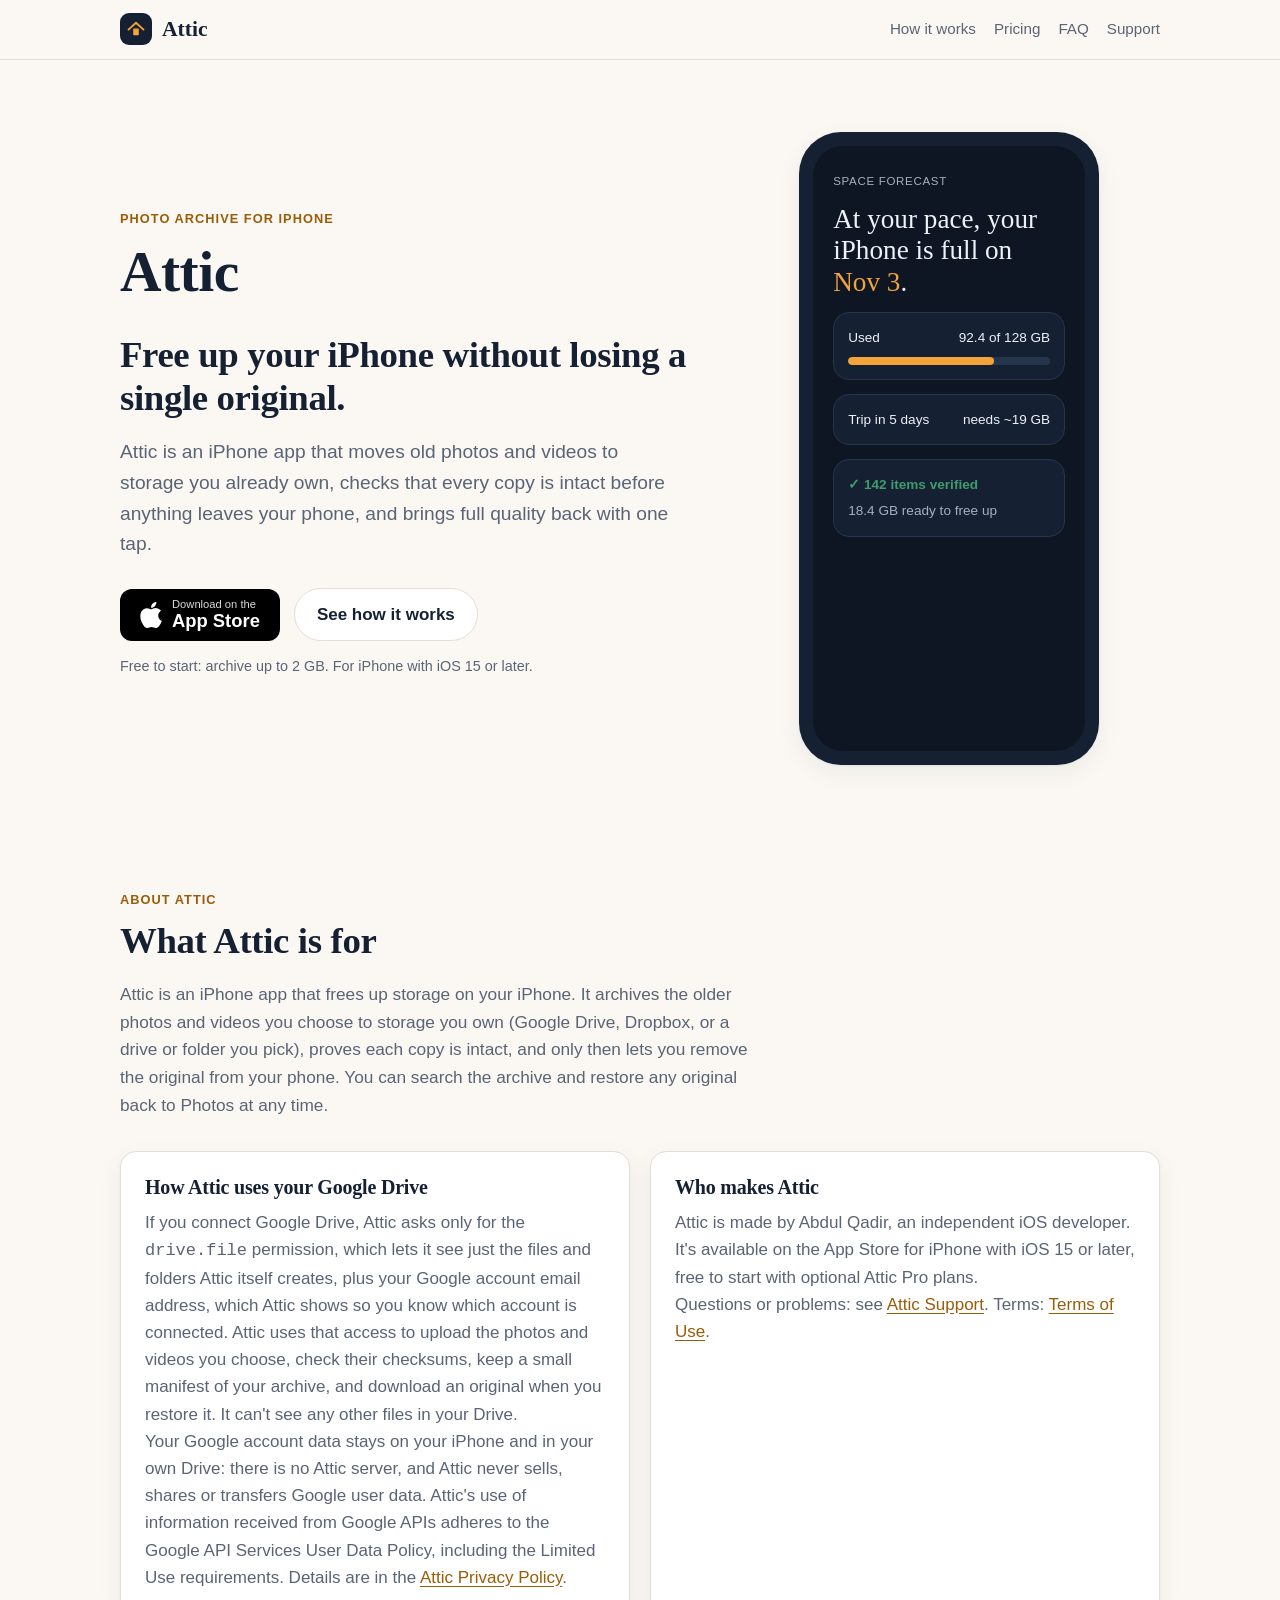
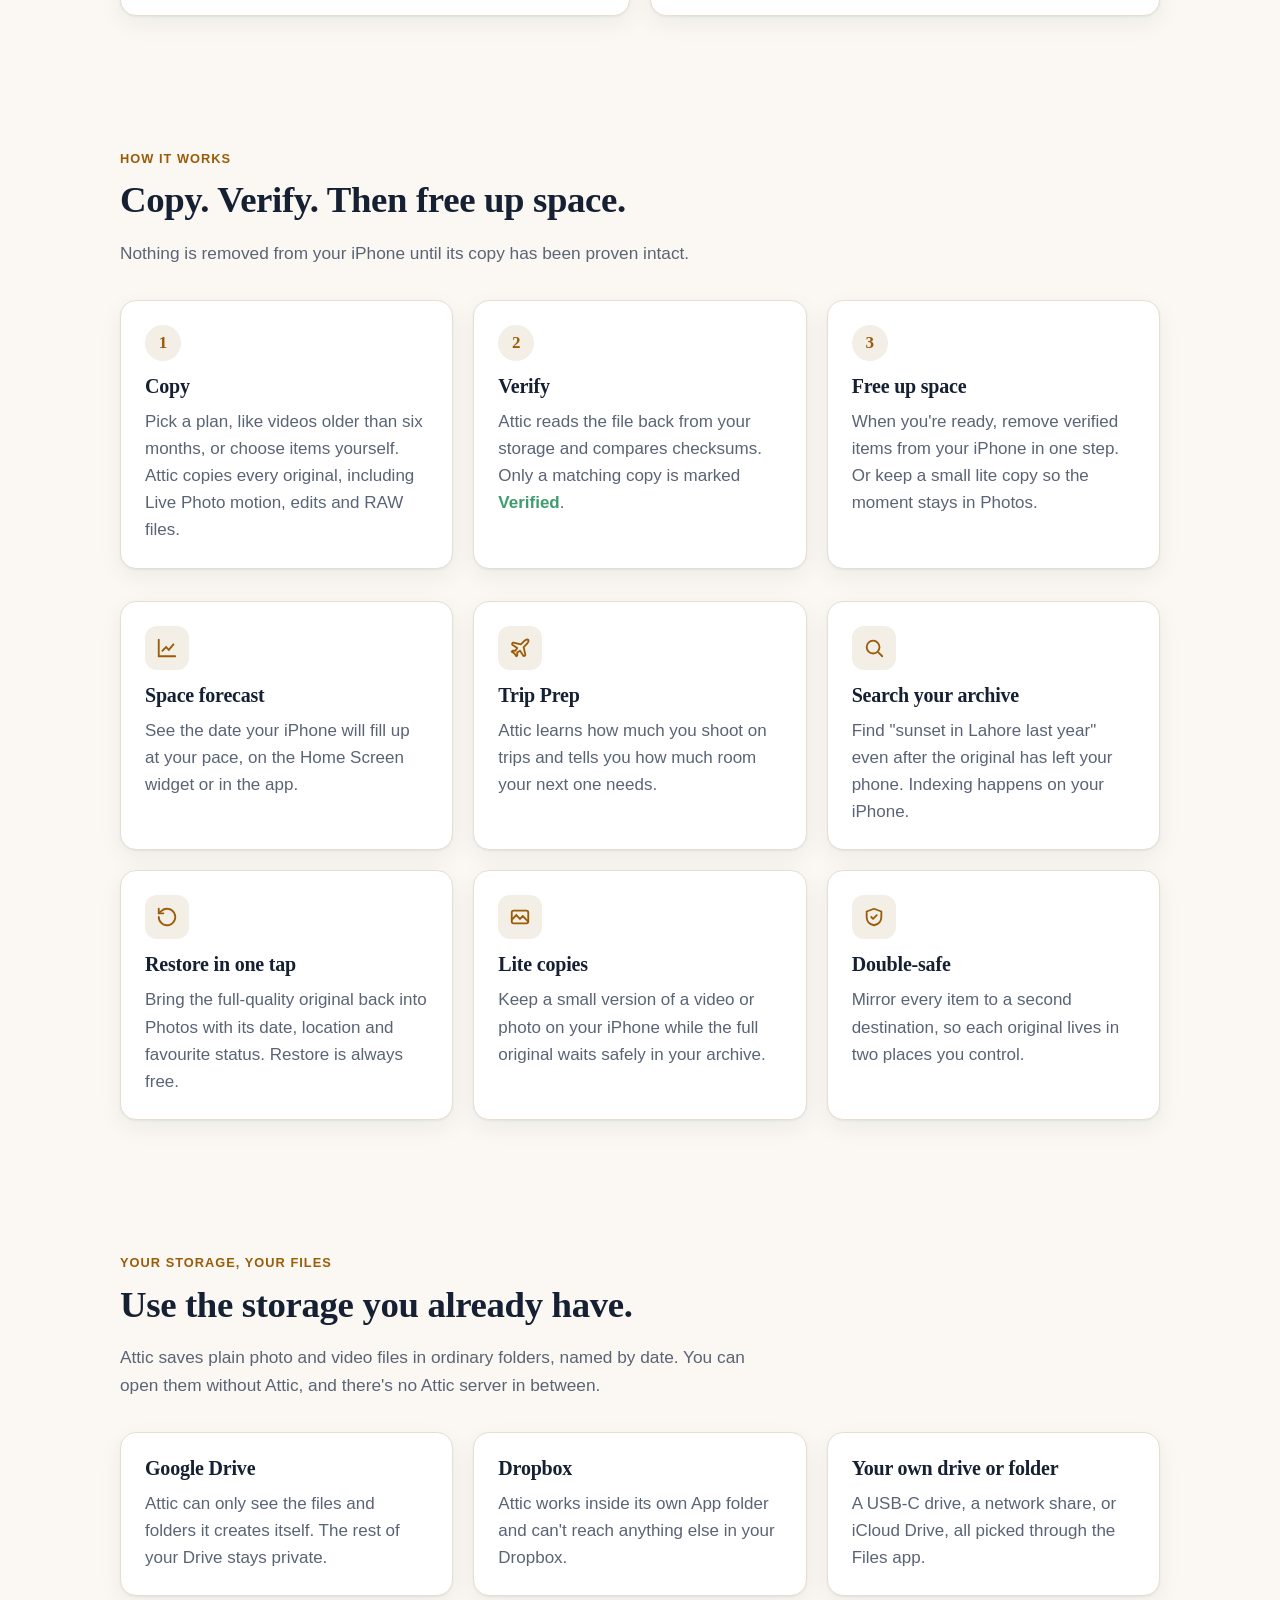
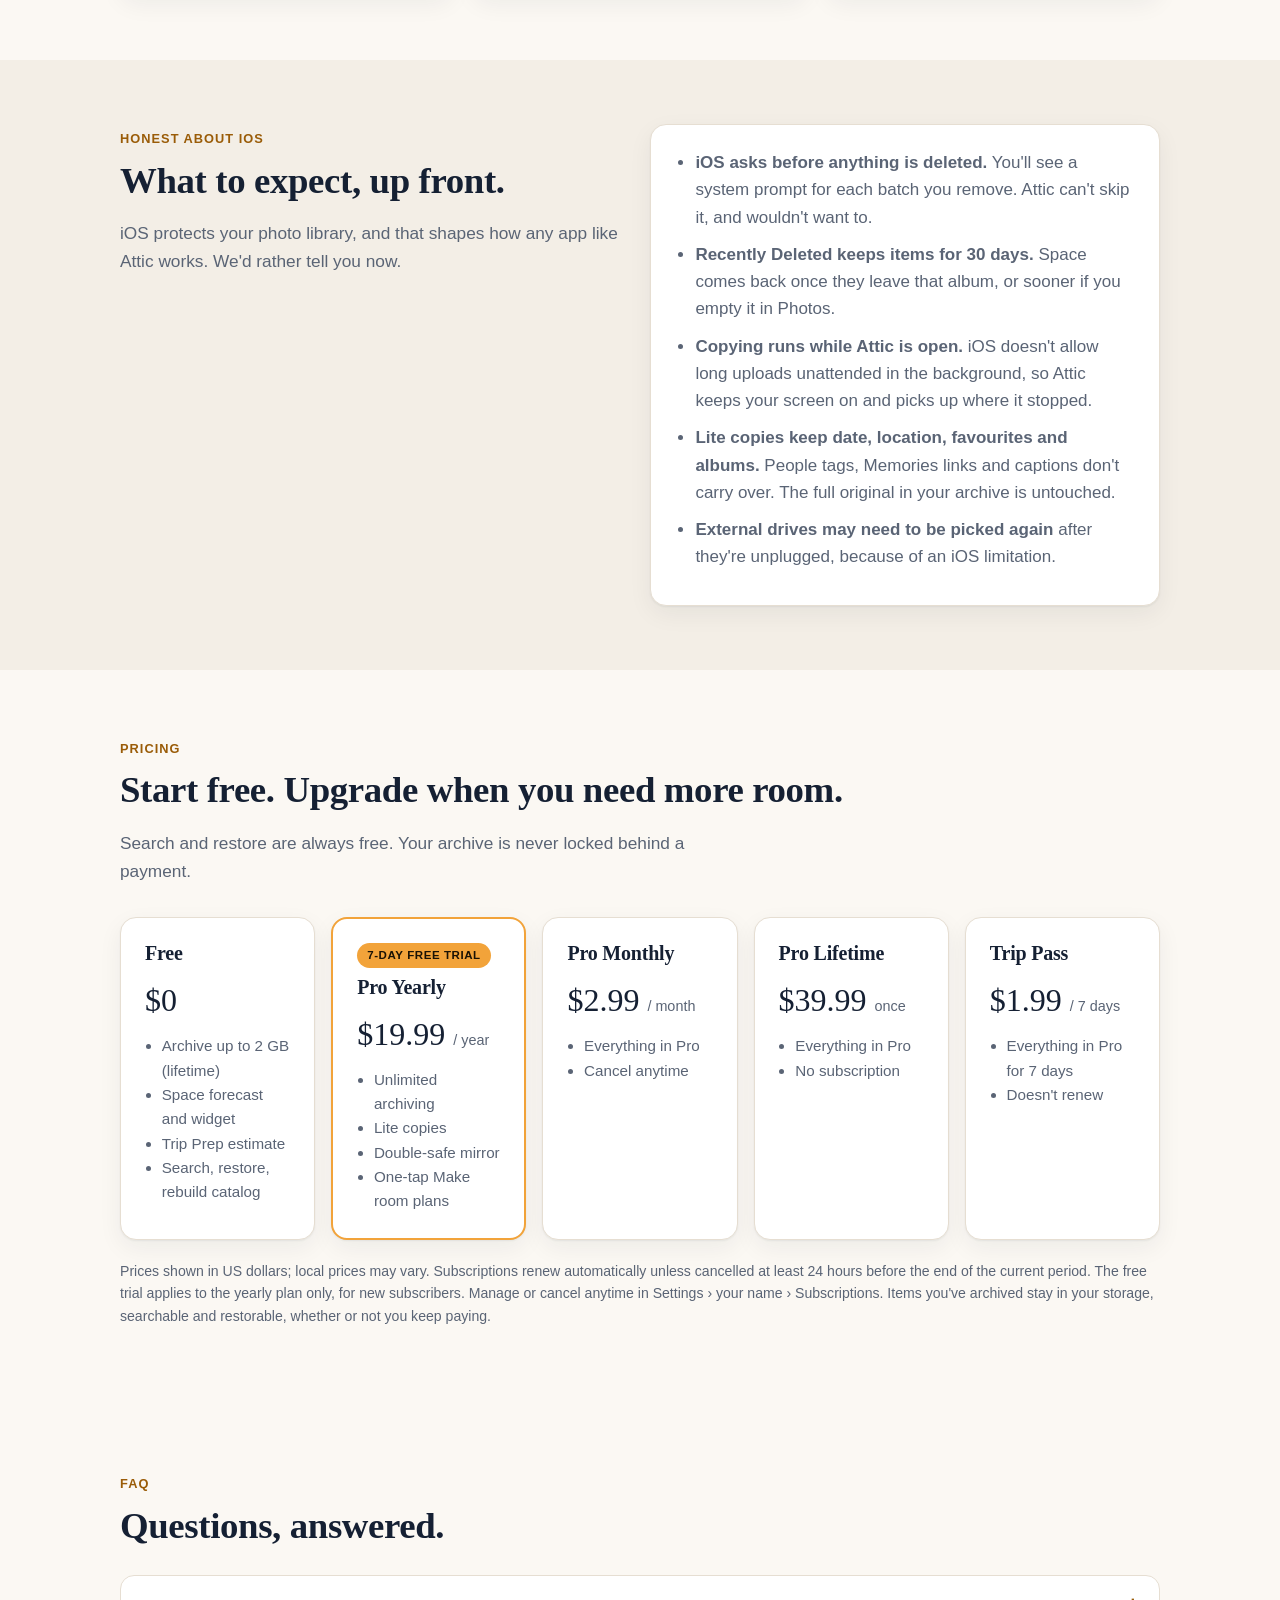
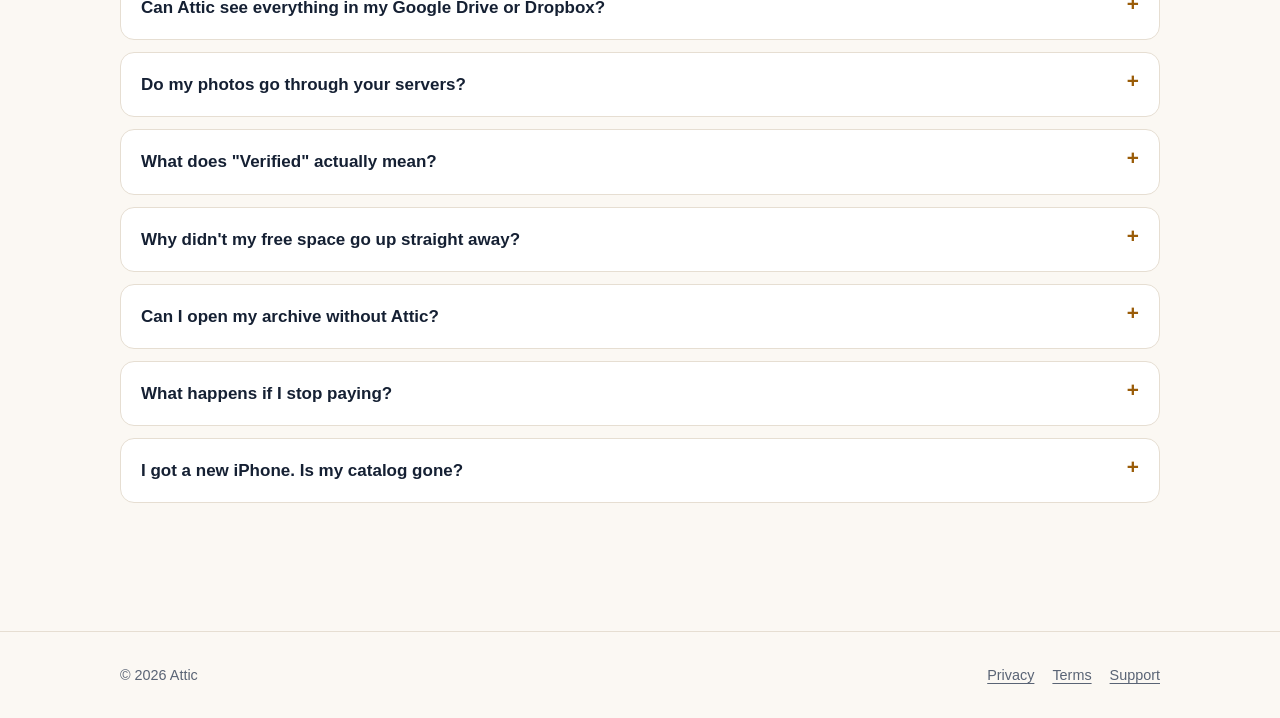
<file: index.html>
<!doctype html>
<html lang="en">
<head>
  <meta charset="utf-8">
  <meta name="viewport" content="width=device-width, initial-scale=1, viewport-fit=cover">
  <title>Attic — Photo archive app for iPhone</title>
  <meta name="description" content="Attic moves old photos and videos to storage you already own, checks every copy before anything leaves your iPhone, and brings full quality back with one tap.">
  <meta name="theme-color" content="#FBF8F3" media="(prefers-color-scheme: light)">
  <meta name="theme-color" content="#0E1624" media="(prefers-color-scheme: dark)">
  <meta property="og:title" content="Attic — Photo Archive & Space">
  <meta property="og:description" content="Free up your iPhone without losing a single original.">
  <meta property="og:type" content="website">
  <link rel="icon" href="data:image/svg+xml,%3Csvg xmlns='http://www.w3.org/2000/svg' viewBox='0 0 32 32'%3E%3Crect width='32' height='32' rx='8' fill='%23152033'/%3E%3Cpath d='M6 16 16 7l10 9' fill='none' stroke='%23F2A33A' stroke-width='2.6' stroke-linecap='round' stroke-linejoin='round'/%3E%3Crect x='12' y='15' width='8' height='9' rx='1.5' fill='%23F2A33A'/%3E%3C/svg%3E">
  <link rel="stylesheet" href="style.css">
</head>
<body>

<header class="site-header">
  <div class="wrap">
    <a class="brand" href="index.html" aria-label="Attic home">
      <span class="brand-mark" aria-hidden="true">
        <svg width="20" height="20" viewBox="0 0 32 32"><path d="M4 17 16 6l12 11" fill="none" stroke="#F2A33A" stroke-width="3" stroke-linecap="round" stroke-linejoin="round"/><rect x="11.5" y="15" width="9" height="11" rx="1.6" fill="#F2A33A"/></svg>
      </span>
      Attic
    </a>
    <nav class="nav" aria-label="Main">
      <a href="#how">How it works</a>
      <a href="#pricing">Pricing</a>
      <a href="#faq">FAQ</a>
      <a href="support.html">Support</a>
    </nav>
  </div>
</header>

<main>

  <section class="hero">
    <div class="wrap hero-grid">
      <div>
        <span class="eyebrow">Photo archive for iPhone</span>
        <h1>Attic</h1>
        <h2>Free up your iPhone without losing a single original.</h2>
        <p class="lead">Attic is an iPhone app that moves old photos and videos to storage you already own, checks that every copy is intact before anything leaves your phone, and brings full quality back with one tap.</p>
        <div class="hero-actions">
          <a class="app-store-badge" href="https://apps.apple.com/app/id6812309690" aria-label="Download Attic on the App Store">
            <svg width="22" height="26" viewBox="0 0 17 20" aria-hidden="true"><path fill="currentColor" d="M14.1 10.6c0-2.6 2.1-3.8 2.2-3.9-1.2-1.8-3.1-2-3.7-2-1.6-.2-3.1.9-3.9.9-.8 0-2-.9-3.4-.9-1.7 0-3.3 1-4.2 2.6-1.8 3.1-.5 7.7 1.3 10.2.9 1.2 1.9 2.6 3.2 2.5 1.3 0 1.8-.8 3.3-.8 1.6 0 2 .8 3.4.8 1.4 0 2.3-1.3 3.1-2.5 1-1.4 1.4-2.8 1.4-2.9 0 0-2.7-1-2.7-4zM11.6 3c.7-.9 1.2-2 1-3.2-1 .1-2.2.7-3 1.5-.6.7-1.2 1.9-1 3.1 1.1.1 2.3-.6 3-1.4z"/></svg>
            <span><small>Download on the</small><strong>App Store</strong></span>
          </a>
          <a class="btn btn-ghost" href="#how">See how it works</a>
        </div>
        <p class="hero-note">Free to start: archive up to 2 GB. For iPhone with iOS 15 or later.</p>
      </div>

      <div class="phone" role="img" aria-label="Attic's Space screen showing a storage forecast and verified items ready to free up">
        <div class="phone-screen">
          <div class="label">Space forecast</div>
          <div class="big">At your pace, your iPhone is full on <em>Nov 3</em>.</div>
          <div class="phone-card">
            <div class="row"><span>Used</span><span>92.4 of 128 GB</span></div>
            <div class="bar"><span></span></div>
          </div>
          <div class="phone-card">
            <div class="row"><span>Trip in 5 days</span><span>needs ~19 GB</span></div>
          </div>
          <div class="phone-card">
            <div class="row"><span class="verified">&#10003; 142 items verified</span></div>
            <div style="color:#A5AFBF;margin-top:4px">18.4 GB ready to free up</div>
          </div>
        </div>
      </div>
    </div>
  </section>

  <section id="about">
    <div class="wrap">
      <span class="eyebrow">About Attic</span>
      <h2>What Attic is for</h2>
      <p class="section-lead">Attic is an iPhone app that frees up storage on your iPhone. It archives the older photos and videos you choose to storage you own (Google Drive, Dropbox, or a drive or folder you pick), proves each copy is intact, and only then lets you remove the original from your phone. You can search the archive and restore any original back to Photos at any time.</p>

      <div class="grid-2">
        <div class="card">
          <h3>How Attic uses your Google Drive</h3>
          <p>If you connect Google Drive, Attic asks only for the <code>drive.file</code> permission, which lets it see just the files and folders Attic itself creates, plus your Google account email address, which Attic shows so you know which account is connected. Attic uses that access to upload the photos and videos you choose, check their checksums, keep a small manifest of your archive, and download an original when you restore it. It can't see any other files in your Drive.</p>
          <p>Your Google account data stays on your iPhone and in your own Drive: there is no Attic server, and Attic never sells, shares or transfers Google user data. Attic's use of information received from Google APIs adheres to the Google API Services User Data Policy, including the Limited Use requirements. Details are in the <a href="privacy.html">Attic Privacy Policy</a>.</p>
        </div>
        <div class="card">
          <h3>Who makes Attic</h3>
          <p>Attic is made by Abdul Qadir, an independent iOS developer. It's available on the App Store for iPhone with iOS 15 or later, free to start with optional Attic Pro plans.</p>
          <p>Questions or problems: see <a href="support.html">Attic Support</a>. Terms: <a href="terms.html">Terms of Use</a>.</p>
        </div>
      </div>
    </div>
  </section>

  <section id="how">
    <div class="wrap">
      <span class="eyebrow">How it works</span>
      <h2>Copy. Verify. Then free up space.</h2>
      <p class="section-lead">Nothing is removed from your iPhone until its copy has been proven intact.</p>

      <div class="steps">
        <div class="card step">
          <h3>Copy</h3>
          <p>Pick a plan, like videos older than six months, or choose items yourself. Attic copies every original, including Live Photo motion, edits and RAW files.</p>
        </div>
        <div class="card step">
          <h3>Verify</h3>
          <p>Attic reads the file back from your storage and compares checksums. Only a matching copy is marked <span class="verified">Verified</span>.</p>
        </div>
        <div class="card step">
          <h3>Free up space</h3>
          <p>When you're ready, remove verified items from your iPhone in one step. Or keep a small lite copy so the moment stays in Photos.</p>
        </div>
      </div>

      <div class="grid-3">
        <div class="card">
          <div class="icon" aria-hidden="true">
            <svg width="22" height="22" viewBox="0 0 24 24" fill="none" stroke="currentColor" stroke-width="2" stroke-linecap="round"><path d="M3 3v18h18"/><path d="m7 15 4-4 3 3 5-6"/></svg>
          </div>
          <h3>Space forecast</h3>
          <p>See the date your iPhone will fill up at your pace, on the Home Screen widget or in the app.</p>
        </div>
        <div class="card">
          <div class="icon" aria-hidden="true">
            <svg width="22" height="22" viewBox="0 0 24 24" fill="none" stroke="currentColor" stroke-width="2" stroke-linecap="round" stroke-linejoin="round"><path d="M17.8 19.2 16 11l3.5-3.5C21 6 21.5 4 21 3c-1-.5-3 0-4.5 1.5L13 8 4.8 6.2c-.5-.1-.9.1-1.1.5l-.3.5c-.2.5-.1 1 .3 1.3L9 12l-2 3H4l-1 1 3 2 2 3 1-1v-3l3-2 3.5 5.3c.3.4.8.5 1.3.3l.5-.2c.4-.3.6-.7.5-1.2z"/></svg>
          </div>
          <h3>Trip Prep</h3>
          <p>Attic learns how much you shoot on trips and tells you how much room your next one needs.</p>
        </div>
        <div class="card">
          <div class="icon" aria-hidden="true">
            <svg width="22" height="22" viewBox="0 0 24 24" fill="none" stroke="currentColor" stroke-width="2" stroke-linecap="round"><circle cx="11" cy="11" r="7"/><path d="m21 21-4.3-4.3"/></svg>
          </div>
          <h3>Search your archive</h3>
          <p>Find "sunset in Lahore last year" even after the original has left your phone. Indexing happens on your iPhone.</p>
        </div>
        <div class="card">
          <div class="icon" aria-hidden="true">
            <svg width="22" height="22" viewBox="0 0 24 24" fill="none" stroke="currentColor" stroke-width="2" stroke-linecap="round" stroke-linejoin="round"><path d="M3 12a9 9 0 1 0 3-6.7L3 8"/><path d="M3 3v5h5"/></svg>
          </div>
          <h3>Restore in one tap</h3>
          <p>Bring the full-quality original back into Photos with its date, location and favourite status. Restore is always free.</p>
        </div>
        <div class="card">
          <div class="icon" aria-hidden="true">
            <svg width="22" height="22" viewBox="0 0 24 24" fill="none" stroke="currentColor" stroke-width="2" stroke-linecap="round"><rect x="3" y="5" width="18" height="14" rx="2"/><path d="m3 15 5-5 4 4 3-3 6 6"/></svg>
          </div>
          <h3>Lite copies</h3>
          <p>Keep a small version of a video or photo on your iPhone while the full original waits safely in your archive.</p>
        </div>
        <div class="card">
          <div class="icon" aria-hidden="true">
            <svg width="22" height="22" viewBox="0 0 24 24" fill="none" stroke="currentColor" stroke-width="2" stroke-linecap="round" stroke-linejoin="round"><path d="M12 3 4 6v6c0 5 3.5 8 8 9 4.5-1 8-4 8-9V6z"/><path d="m9 12 2 2 4-4"/></svg>
          </div>
          <h3>Double-safe</h3>
          <p>Mirror every item to a second destination, so each original lives in two places you control.</p>
        </div>
      </div>
    </div>
  </section>

  <section id="destinations">
    <div class="wrap">
      <span class="eyebrow">Your storage, your files</span>
      <h2>Use the storage you already have.</h2>
      <p class="section-lead">Attic saves plain photo and video files in ordinary folders, named by date. You can open them without Attic, and there's no Attic server in between.</p>

      <div class="grid-3">
        <div class="card">
          <h3>Google Drive</h3>
          <p>Attic can only see the files and folders it creates itself. The rest of your Drive stays private.</p>
        </div>
        <div class="card">
          <h3>Dropbox</h3>
          <p>Attic works inside its own App folder and can't reach anything else in your Dropbox.</p>
        </div>
        <div class="card">
          <h3>Your own drive or folder</h3>
          <p>A USB-C drive, a network share, or iCloud Drive, all picked through the Files app.</p>
        </div>
      </div>
    </div>
  </section>

  <section class="honest" id="honest">
    <div class="wrap grid-2" style="margin-top:0;align-items:start">
      <div>
        <span class="eyebrow">Honest about iOS</span>
        <h2>What to expect, up front.</h2>
        <p class="section-lead">iOS protects your photo library, and that shapes how any app like Attic works. We'd rather tell you now.</p>
      </div>
      <div class="card">
        <ul>
          <li><strong>iOS asks before anything is deleted.</strong> You'll see a system prompt for each batch you remove. Attic can't skip it, and wouldn't want to.</li>
          <li><strong>Recently Deleted keeps items for 30 days.</strong> Space comes back once they leave that album, or sooner if you empty it in Photos.</li>
          <li><strong>Copying runs while Attic is open.</strong> iOS doesn't allow long uploads unattended in the background, so Attic keeps your screen on and picks up where it stopped.</li>
          <li><strong>Lite copies keep date, location, favourites and albums.</strong> People tags, Memories links and captions don't carry over. The full original in your archive is untouched.</li>
          <li><strong>External drives may need to be picked again</strong> after they're unplugged, because of an iOS limitation.</li>
        </ul>
      </div>
    </div>
  </section>

  <section id="pricing">
    <div class="wrap">
      <span class="eyebrow">Pricing</span>
      <h2>Start free. Upgrade when you need more room.</h2>
      <p class="section-lead">Search and restore are always free. Your archive is never locked behind a payment.</p>

      <div class="pricing">
        <div class="card price-card">
          <h3>Free</h3>
          <div class="price">$0</div>
          <ul>
            <li>Archive up to 2 GB (lifetime)</li>
            <li>Space forecast and widget</li>
            <li>Trip Prep estimate</li>
            <li>Search, restore, rebuild catalog</li>
          </ul>
        </div>
        <div class="card price-card featured">
          <span class="badge">7-day free trial</span>
          <h3>Pro Yearly</h3>
          <div class="price">$19.99 <small>/ year</small></div>
          <ul>
            <li>Unlimited archiving</li>
            <li>Lite copies</li>
            <li>Double-safe mirror</li>
            <li>One-tap Make room plans</li>
          </ul>
        </div>
        <div class="card price-card">
          <h3>Pro Monthly</h3>
          <div class="price">$2.99 <small>/ month</small></div>
          <ul>
            <li>Everything in Pro</li>
            <li>Cancel anytime</li>
          </ul>
        </div>
        <div class="card price-card">
          <h3>Pro Lifetime</h3>
          <div class="price">$39.99 <small>once</small></div>
          <ul>
            <li>Everything in Pro</li>
            <li>No subscription</li>
          </ul>
        </div>
        <div class="card price-card">
          <h3>Trip Pass</h3>
          <div class="price">$1.99 <small>/ 7 days</small></div>
          <ul>
            <li>Everything in Pro for 7 days</li>
            <li>Doesn't renew</li>
          </ul>
        </div>
      </div>
      <p class="fine-print">Prices shown in US dollars; local prices may vary. Subscriptions renew automatically unless cancelled at least 24 hours before the end of the current period. The free trial applies to the yearly plan only, for new subscribers. Manage or cancel anytime in Settings › your name › Subscriptions. Items you've archived stay in your storage, searchable and restorable, whether or not you keep paying.</p>
    </div>
  </section>

  <section id="faq">
    <div class="wrap">
      <span class="eyebrow">FAQ</span>
      <h2>Questions, answered.</h2>
      <div class="faq">
        <details>
          <summary>Can Attic see everything in my Google Drive or Dropbox?</summary>
          <p>No. With Google Drive, Attic only has access to the files and folders it creates. With Dropbox, it works inside its own App folder. Your other files stay out of reach.</p>
        </details>
        <details>
          <summary>Do my photos go through your servers?</summary>
          <p>No. There is no Attic server. Files travel directly from your iPhone to the storage you connect. We don't receive your photos, your account details, or any usage data.</p>
        </details>
        <details>
          <summary>What does "Verified" actually mean?</summary>
          <p>After uploading, Attic asks your storage for the file's checksum (or reads the file back) and compares it with the original on your iPhone. Only an exact match is marked Verified, and only Verified items can be removed from your phone.</p>
        </details>
        <details>
          <summary>Why didn't my free space go up straight away?</summary>
          <p>Removed photos and videos go to Recently Deleted in Photos for 30 days. The space returns when they leave that album, or right away if you empty it.</p>
        </details>
        <details>
          <summary>Can I open my archive without Attic?</summary>
          <p>Yes. Your files are ordinary photos and videos in folders named by year and month, so any computer or app that reads your storage can open them.</p>
        </details>
        <details>
          <summary>What happens if I stop paying?</summary>
          <p>Nothing you've archived is affected. Search and restore stay free forever. You'll only need Pro to archive beyond the free 2 GB or to use lite copies and the mirror.</p>
        </details>
        <details>
          <summary>I got a new iPhone. Is my catalog gone?</summary>
          <p>No. Every batch writes a small manifest next to your files, so Attic can rebuild its catalog from your storage on a new phone. Use Settings › Rebuild catalog.</p>
        </details>
      </div>
    </div>
  </section>

</main>

<footer class="site-footer">
  <div class="wrap">
    <span>&copy; 2026 Attic</span>
    <nav aria-label="Footer">
      <a href="privacy.html">Privacy</a>
      <a href="terms.html">Terms</a>
      <a href="support.html">Support</a>
    </nav>
  </div>
</footer>

</body>
</html>
</file>
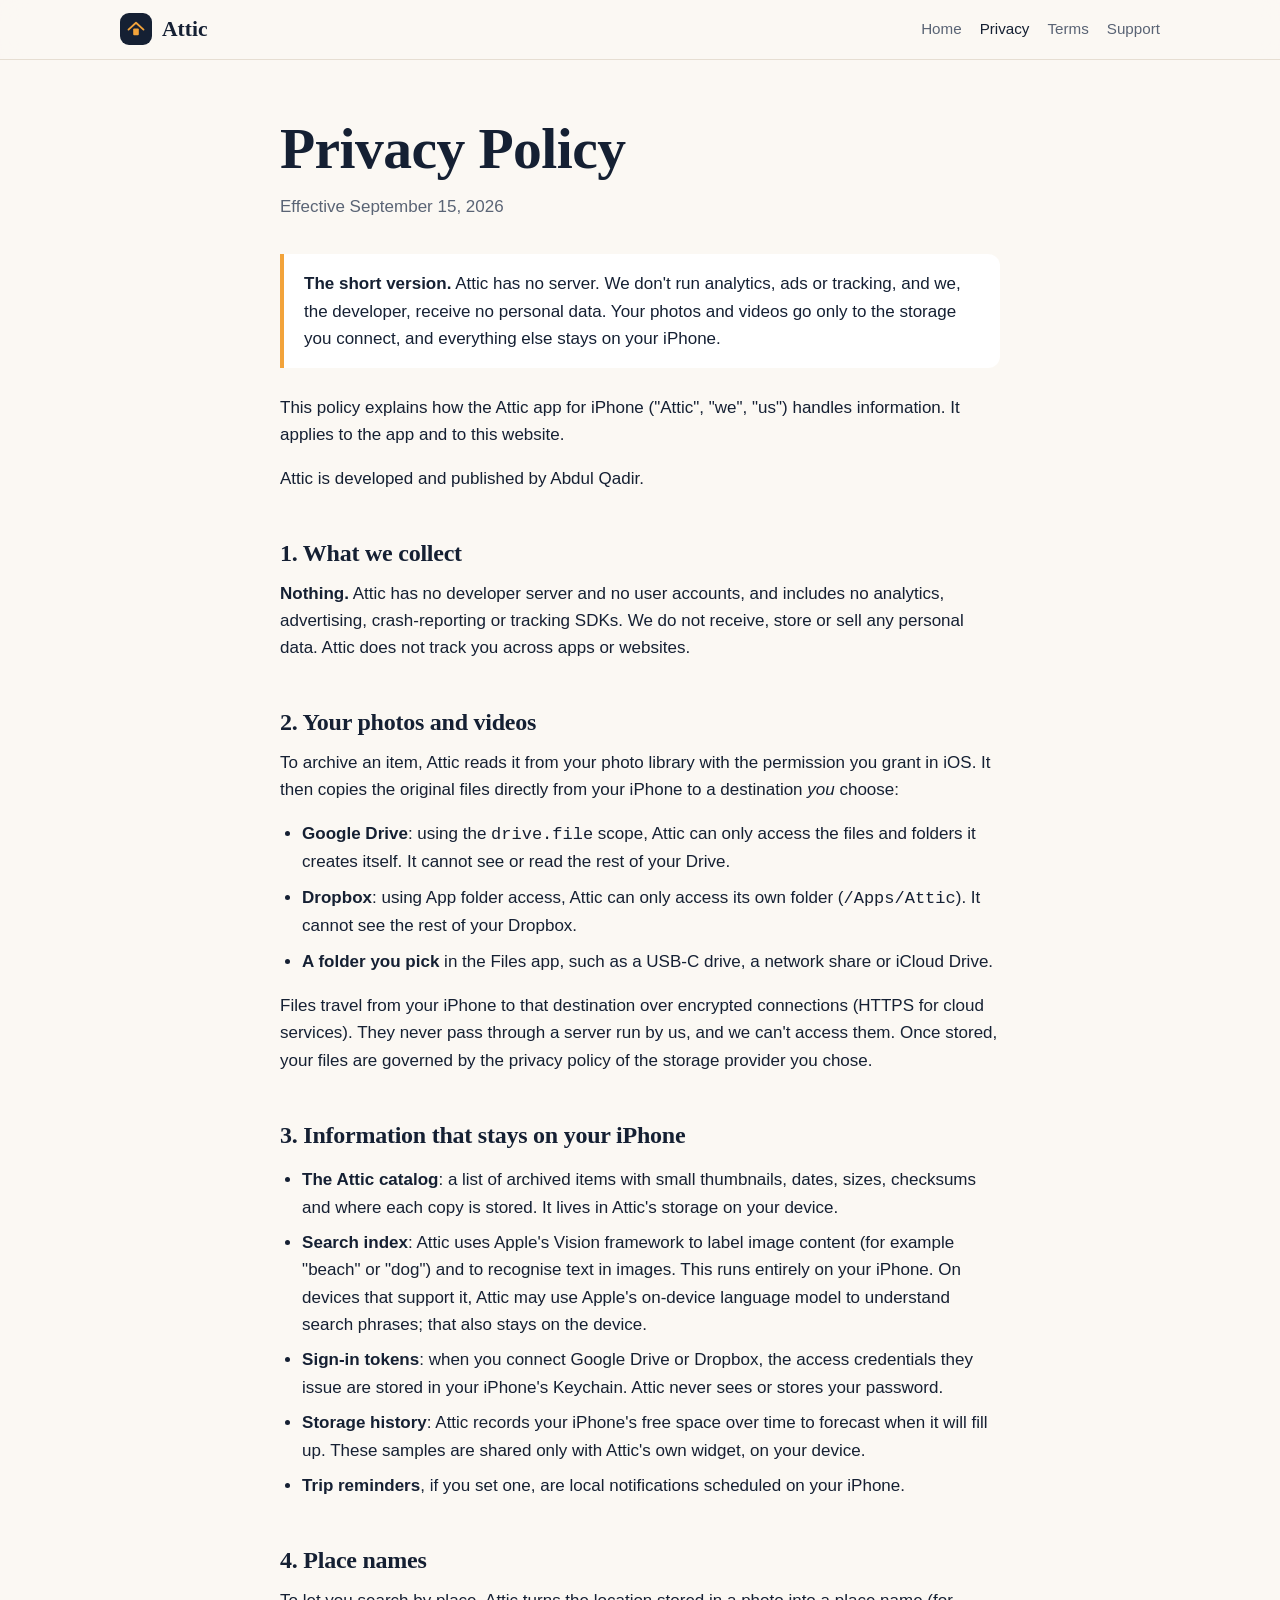
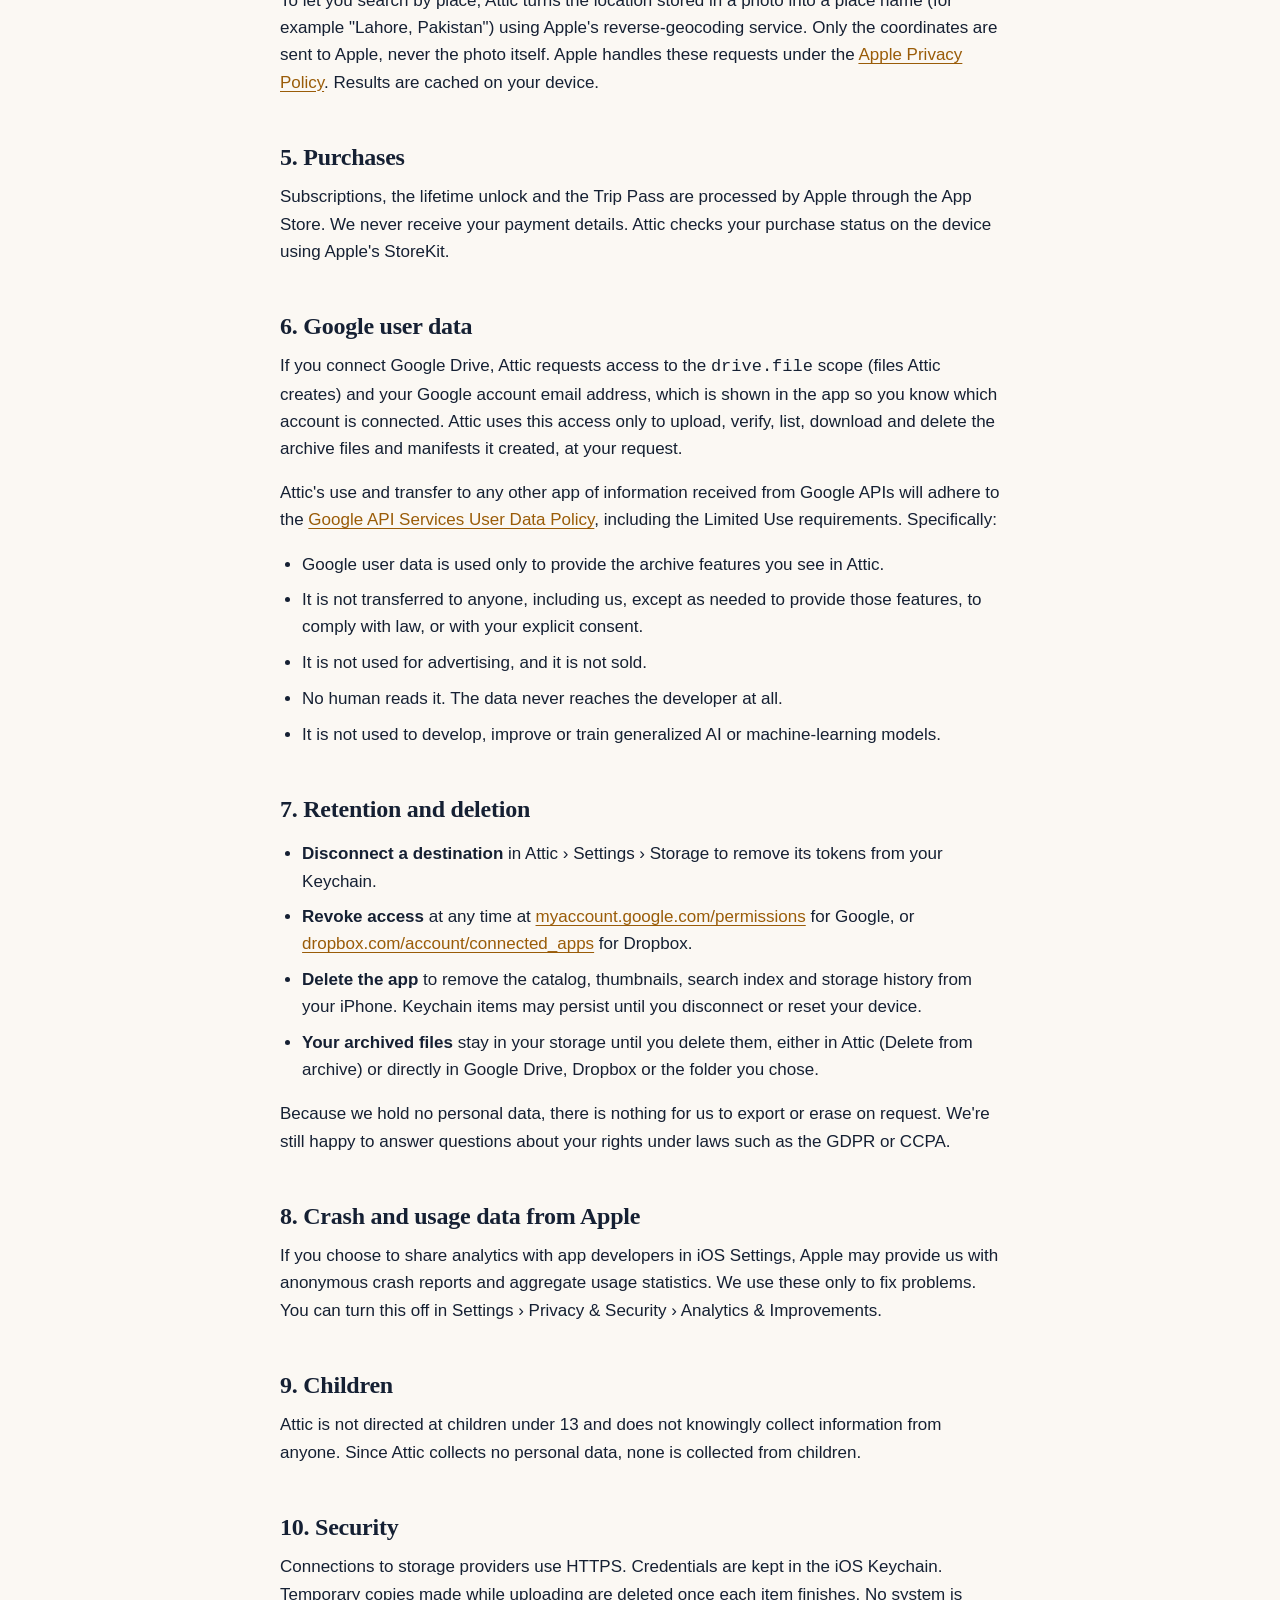
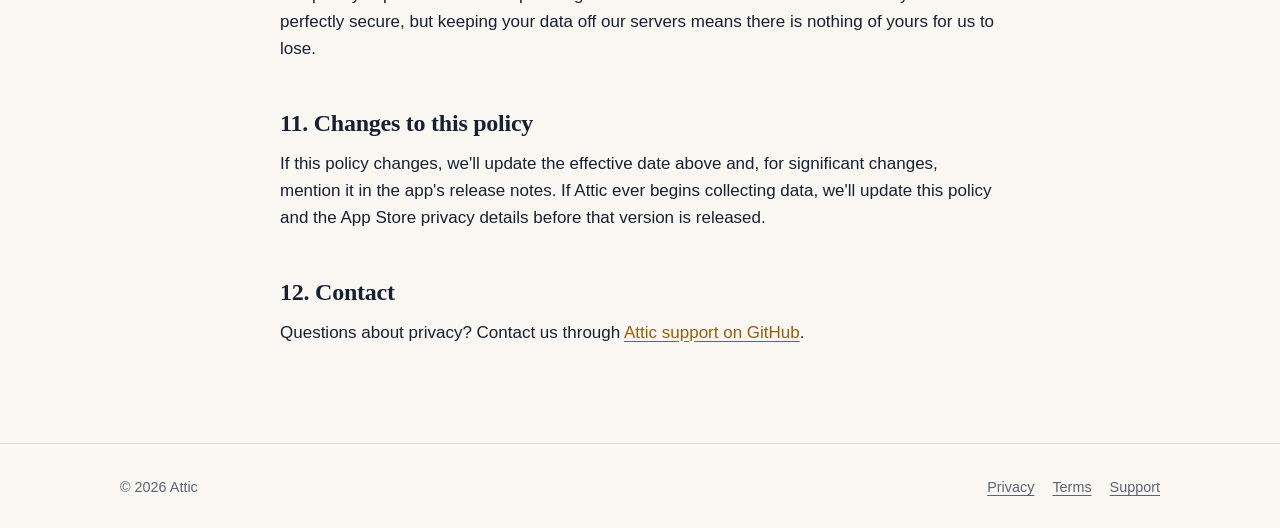
<file: privacy.html>
<!doctype html>
<html lang="en">
<head>
  <meta charset="utf-8">
  <meta name="viewport" content="width=device-width, initial-scale=1, viewport-fit=cover">
  <title>Privacy Policy — Attic</title>
  <meta name="description" content="Attic's privacy policy. No developer server, no analytics, no tracking.">
  <link rel="icon" href="data:image/svg+xml,%3Csvg xmlns='http://www.w3.org/2000/svg' viewBox='0 0 32 32'%3E%3Crect width='32' height='32' rx='8' fill='%23152033'/%3E%3Cpath d='M6 16 16 7l10 9' fill='none' stroke='%23F2A33A' stroke-width='2.6' stroke-linecap='round' stroke-linejoin='round'/%3E%3Crect x='12' y='15' width='8' height='9' rx='1.5' fill='%23F2A33A'/%3E%3C/svg%3E">
  <link rel="stylesheet" href="style.css">
</head>
<body>

<header class="site-header">
  <div class="wrap">
    <a class="brand" href="index.html" aria-label="Attic home">
      <span class="brand-mark" aria-hidden="true">
        <svg width="20" height="20" viewBox="0 0 32 32"><path d="M4 17 16 6l12 11" fill="none" stroke="#F2A33A" stroke-width="3" stroke-linecap="round" stroke-linejoin="round"/><rect x="11.5" y="15" width="9" height="11" rx="1.6" fill="#F2A33A"/></svg>
      </span>
      Attic
    </a>
    <nav class="nav" aria-label="Main">
      <a href="index.html">Home</a>
      <a href="privacy.html" aria-current="page">Privacy</a>
      <a href="terms.html">Terms</a>
      <a href="support.html">Support</a>
    </nav>
  </div>
</header>

<main class="wrap prose">
  <h1>Privacy Policy</h1>
  <p class="updated">Effective September 15, 2026</p>

  <div class="callout">
    <p><strong>The short version.</strong> Attic has no server. We don't run analytics, ads or tracking, and we, the developer, receive no personal data. Your photos and videos go only to the storage you connect, and everything else stays on your iPhone.</p>
  </div>

  <p>This policy explains how the Attic app for iPhone ("Attic", "we", "us") handles information. It applies to the app and to this website.</p>
  <p>Attic is developed and published by Abdul Qadir.</p>

  <h2>1. What we collect</h2>
  <p><strong>Nothing.</strong> Attic has no developer server and no user accounts, and includes no analytics, advertising, crash-reporting or tracking SDKs. We do not receive, store or sell any personal data. Attic does not track you across apps or websites.</p>

  <h2>2. Your photos and videos</h2>
  <p>To archive an item, Attic reads it from your photo library with the permission you grant in iOS. It then copies the original files directly from your iPhone to a destination <em>you</em> choose:</p>
  <ul>
    <li><strong>Google Drive</strong>: using the <code>drive.file</code> scope, Attic can only access the files and folders it creates itself. It cannot see or read the rest of your Drive.</li>
    <li><strong>Dropbox</strong>: using App folder access, Attic can only access its own folder (<code>/Apps/Attic</code>). It cannot see the rest of your Dropbox.</li>
    <li><strong>A folder you pick</strong> in the Files app, such as a USB-C drive, a network share or iCloud Drive.</li>
  </ul>
  <p>Files travel from your iPhone to that destination over encrypted connections (HTTPS for cloud services). They never pass through a server run by us, and we can't access them. Once stored, your files are governed by the privacy policy of the storage provider you chose.</p>

  <h2>3. Information that stays on your iPhone</h2>
  <ul>
    <li><strong>The Attic catalog</strong>: a list of archived items with small thumbnails, dates, sizes, checksums and where each copy is stored. It lives in Attic's storage on your device.</li>
    <li><strong>Search index</strong>: Attic uses Apple's Vision framework to label image content (for example "beach" or "dog") and to recognise text in images. This runs entirely on your iPhone. On devices that support it, Attic may use Apple's on-device language model to understand search phrases; that also stays on the device.</li>
    <li><strong>Sign-in tokens</strong>: when you connect Google Drive or Dropbox, the access credentials they issue are stored in your iPhone's Keychain. Attic never sees or stores your password.</li>
    <li><strong>Storage history</strong>: Attic records your iPhone's free space over time to forecast when it will fill up. These samples are shared only with Attic's own widget, on your device.</li>
    <li><strong>Trip reminders</strong>, if you set one, are local notifications scheduled on your iPhone.</li>
  </ul>

  <h2>4. Place names</h2>
  <p>To let you search by place, Attic turns the location stored in a photo into a place name (for example "Lahore, Pakistan") using Apple's reverse-geocoding service. Only the coordinates are sent to Apple, never the photo itself. Apple handles these requests under the <a href="https://www.apple.com/legal/privacy/">Apple Privacy Policy</a>. Results are cached on your device.</p>

  <h2>5. Purchases</h2>
  <p>Subscriptions, the lifetime unlock and the Trip Pass are processed by Apple through the App Store. We never receive your payment details. Attic checks your purchase status on the device using Apple's StoreKit.</p>

  <h2>6. Google user data</h2>
  <p>If you connect Google Drive, Attic requests access to the <code>drive.file</code> scope (files Attic creates) and your Google account email address, which is shown in the app so you know which account is connected. Attic uses this access only to upload, verify, list, download and delete the archive files and manifests it created, at your request.</p>
  <p>Attic's use and transfer to any other app of information received from Google APIs will adhere to the <a href="https://developers.google.com/terms/api-services-user-data-policy">Google API Services User Data Policy</a>, including the Limited Use requirements. Specifically:</p>
  <ul>
    <li>Google user data is used only to provide the archive features you see in Attic.</li>
    <li>It is not transferred to anyone, including us, except as needed to provide those features, to comply with law, or with your explicit consent.</li>
    <li>It is not used for advertising, and it is not sold.</li>
    <li>No human reads it. The data never reaches the developer at all.</li>
    <li>It is not used to develop, improve or train generalized AI or machine-learning models.</li>
  </ul>

  <h2>7. Retention and deletion</h2>
  <ul>
    <li><strong>Disconnect a destination</strong> in Attic › Settings › Storage to remove its tokens from your Keychain.</li>
    <li><strong>Revoke access</strong> at any time at <a href="https://myaccount.google.com/permissions">myaccount.google.com/permissions</a> for Google, or <a href="https://www.dropbox.com/account/connected_apps">dropbox.com/account/connected_apps</a> for Dropbox.</li>
    <li><strong>Delete the app</strong> to remove the catalog, thumbnails, search index and storage history from your iPhone. Keychain items may persist until you disconnect or reset your device.</li>
    <li><strong>Your archived files</strong> stay in your storage until you delete them, either in Attic (Delete from archive) or directly in Google Drive, Dropbox or the folder you chose.</li>
  </ul>
  <p>Because we hold no personal data, there is nothing for us to export or erase on request. We're still happy to answer questions about your rights under laws such as the GDPR or CCPA.</p>

  <h2>8. Crash and usage data from Apple</h2>
  <p>If you choose to share analytics with app developers in iOS Settings, Apple may provide us with anonymous crash reports and aggregate usage statistics. We use these only to fix problems. You can turn this off in Settings › Privacy &amp; Security › Analytics &amp; Improvements.</p>

  <h2>9. Children</h2>
  <p>Attic is not directed at children under 13 and does not knowingly collect information from anyone. Since Attic collects no personal data, none is collected from children.</p>

  <h2>10. Security</h2>
  <p>Connections to storage providers use HTTPS. Credentials are kept in the iOS Keychain. Temporary copies made while uploading are deleted once each item finishes. No system is perfectly secure, but keeping your data off our servers means there is nothing of yours for us to lose.</p>

  <h2>11. Changes to this policy</h2>
  <p>If this policy changes, we'll update the effective date above and, for significant changes, mention it in the app's release notes. If Attic ever begins collecting data, we'll update this policy and the App Store privacy details before that version is released.</p>

  <h2>12. Contact</h2>
  <p>Questions about privacy? Contact us through <a href="https://github.com/AbdulQadir0731/attic/issues">Attic support on GitHub</a>.</p>
</main>

<footer class="site-footer">
  <div class="wrap">
    <span>&copy; 2026 Attic</span>
    <nav aria-label="Footer">
      <a href="privacy.html">Privacy</a>
      <a href="terms.html">Terms</a>
      <a href="support.html">Support</a>
    </nav>
  </div>
</footer>

</body>
</html>
</file>
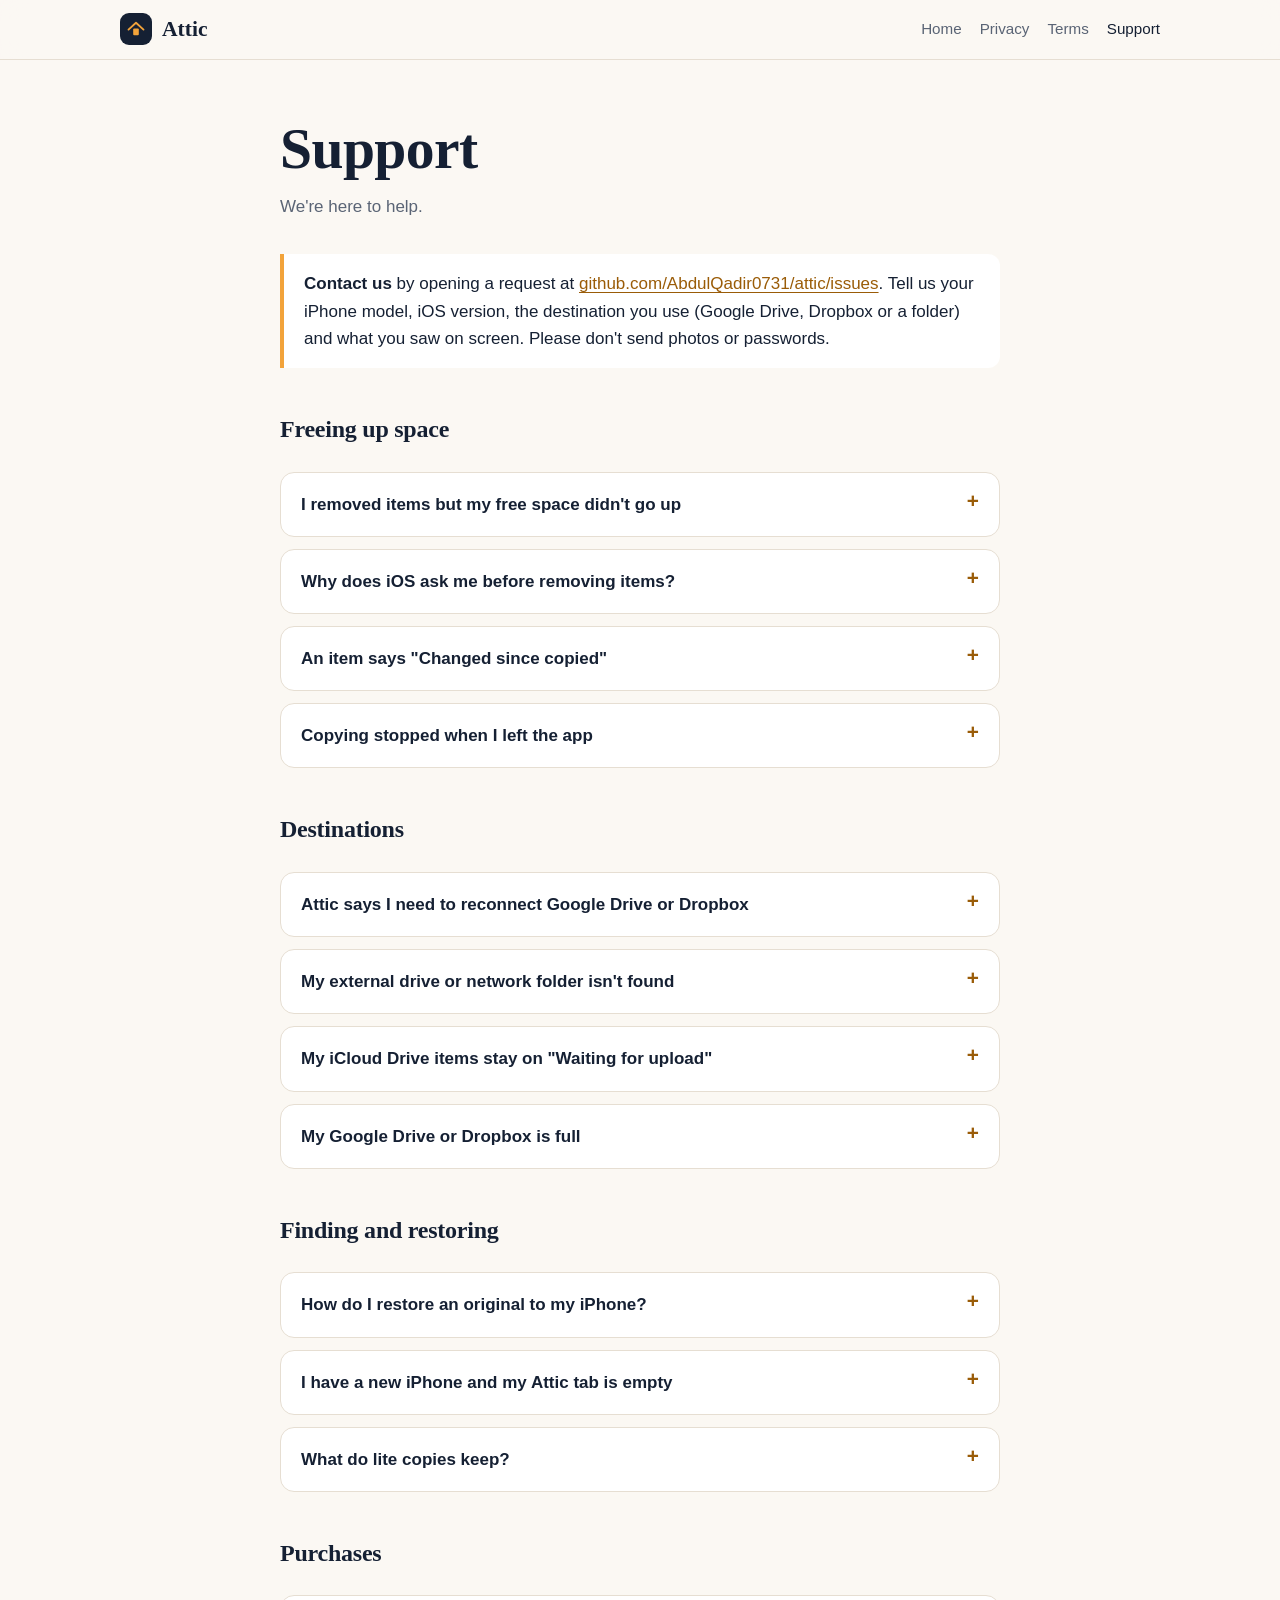
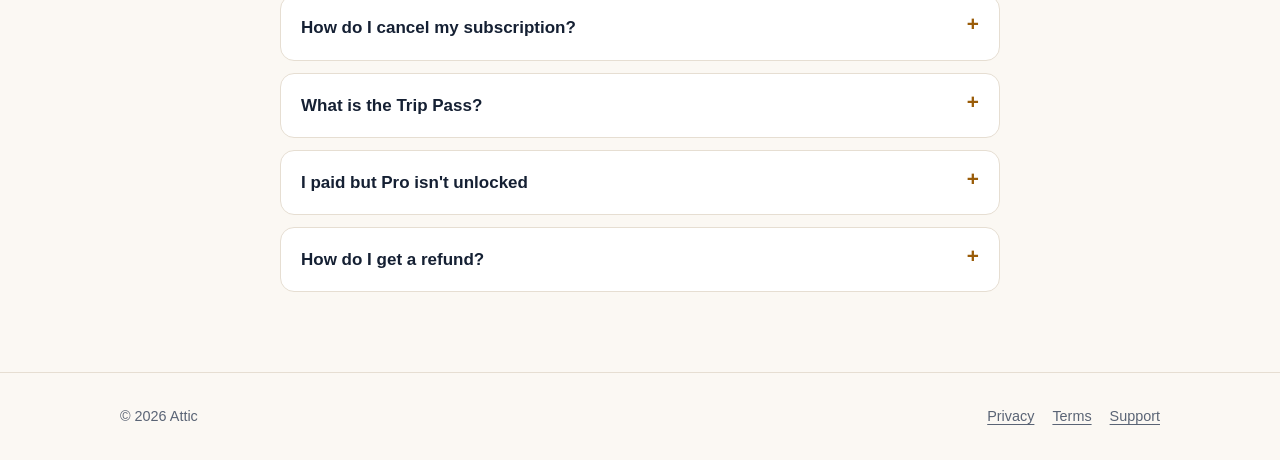
<file: support.html>
<!doctype html>
<html lang="en">
<head>
  <meta charset="utf-8">
  <meta name="viewport" content="width=device-width, initial-scale=1, viewport-fit=cover">
  <title>Support — Attic</title>
  <meta name="description" content="Help with Attic: Recently Deleted, reconnecting accounts, external drives, restoring and subscriptions.">
  <link rel="icon" href="data:image/svg+xml,%3Csvg xmlns='http://www.w3.org/2000/svg' viewBox='0 0 32 32'%3E%3Crect width='32' height='32' rx='8' fill='%23152033'/%3E%3Cpath d='M6 16 16 7l10 9' fill='none' stroke='%23F2A33A' stroke-width='2.6' stroke-linecap='round' stroke-linejoin='round'/%3E%3Crect x='12' y='15' width='8' height='9' rx='1.5' fill='%23F2A33A'/%3E%3C/svg%3E">
  <link rel="stylesheet" href="style.css">
</head>
<body>

<header class="site-header">
  <div class="wrap">
    <a class="brand" href="index.html" aria-label="Attic home">
      <span class="brand-mark" aria-hidden="true">
        <svg width="20" height="20" viewBox="0 0 32 32"><path d="M4 17 16 6l12 11" fill="none" stroke="#F2A33A" stroke-width="3" stroke-linecap="round" stroke-linejoin="round"/><rect x="11.5" y="15" width="9" height="11" rx="1.6" fill="#F2A33A"/></svg>
      </span>
      Attic
    </a>
    <nav class="nav" aria-label="Main">
      <a href="index.html">Home</a>
      <a href="privacy.html">Privacy</a>
      <a href="terms.html">Terms</a>
      <a href="support.html" aria-current="page">Support</a>
    </nav>
  </div>
</header>

<main class="wrap prose">
  <h1>Support</h1>
  <p class="updated">We're here to help.</p>

  <div class="callout">
    <p><strong>Contact us</strong> by opening a request at <a href="https://github.com/AbdulQadir0731/attic/issues">github.com/AbdulQadir0731/attic/issues</a>. Tell us your iPhone model, iOS version, the destination you use (Google Drive, Dropbox or a folder) and what you saw on screen. Please don't send photos or passwords.</p>
  </div>

  <h2>Freeing up space</h2>
  <div class="faq">
    <details>
      <summary>I removed items but my free space didn't go up</summary>
      <p>Photos you remove go to the <strong>Recently Deleted</strong> album in the Photos app and stay there for 30 days, still using space. To get the space back now, open Photos › Albums › Recently Deleted, then tap Select › Delete All. Only do this once you're happy the items are in your archive. Attic shows a <span class="verified">Verified</span> badge for each one.</p>
    </details>
    <details>
      <summary>Why does iOS ask me before removing items?</summary>
      <p>iOS requires your confirmation every time an app removes items from your photo library. Attic can't skip that prompt. If you tap Don't Allow, nothing changes: your items stay on your iPhone and remain Verified, ready for later.</p>
    </details>
    <details>
      <summary>An item says "Changed since copied"</summary>
      <p>You edited that photo or video after Attic copied it, so the archived copy no longer matches. Attic won't remove it. Archive it again to save the current version.</p>
    </details>
    <details>
      <summary>Copying stopped when I left the app</summary>
      <p>iOS doesn't let apps run long uploads unattended in the background, so copying works best with Attic open. The screen stays on while it runs. If you leave, Attic picks up where it stopped the next time you open it. Items that were half-uploaded start that one file again.</p>
    </details>
  </div>

  <h2>Destinations</h2>
  <div class="faq">
    <details>
      <summary>Attic says I need to reconnect Google Drive or Dropbox</summary>
      <p>This happens if you changed your password, revoked Attic's access, or the sign-in expired. Go to Attic › Settings › Destinations, tap the destination, and choose Reconnect. Sign in with the <em>same</em> account you used before so Attic can find your existing archive.</p>
    </details>
    <details>
      <summary>My external drive or network folder isn't found</summary>
      <p>Because of an iOS limitation, access to an external USB-C drive or network share can stop working after it's unplugged or disconnected. Connect the drive, then go to Settings › Destinations, tap the folder destination and choose Pick Folder Again. Select the same Attic folder you used before.</p>
    </details>
    <details>
      <summary>My iCloud Drive items stay on "Waiting for upload"</summary>
      <p>Attic only marks an iCloud Drive copy as Verified once iOS reports the file has finished uploading to iCloud. Make sure you're online, iCloud Drive is turned on, and your iCloud storage isn't full.</p>
    </details>
    <details>
      <summary>My Google Drive or Dropbox is full</summary>
      <p>Attic stops the batch and tells you which items didn't copy. Nothing is removed from your iPhone. Free up space in that account, or add a different destination, then try again.</p>
    </details>
  </div>

  <h2>Finding and restoring</h2>
  <div class="faq">
    <details>
      <summary>How do I restore an original to my iPhone?</summary>
      <p>Open the Attic tab, find the item (search works too), tap it, and choose Restore to iPhone. Attic downloads the original, checks it against the checksum recorded when it was archived, and adds it back to Photos with its date, location and favourite status. If you had a lite copy, Attic replaces it. Restore is always free.</p>
    </details>
    <details>
      <summary>I have a new iPhone and my Attic tab is empty</summary>
      <p>Connect the same destination, then go to Settings › Rebuild catalog. Attic reads the manifests it saved alongside your files and rebuilds your catalog.</p>
    </details>
    <details>
      <summary>What do lite copies keep?</summary>
      <p>A lite copy keeps the date, location, favourite status and album membership. People tags, Memories links and captions don't carry over. Restore the original to get everything back exactly as archived.</p>
    </details>
  </div>

  <h2>Purchases</h2>
  <div class="faq">
    <details>
      <summary>How do I cancel my subscription?</summary>
      <p>Open iPhone Settings › your name › Subscriptions › Attic Pro and tap Cancel Subscription, or use Attic › Settings › Manage Subscription. Cancel at least 24 hours before your renewal date to avoid being charged. Your archive stays searchable and restorable after you cancel.</p>
    </details>
    <details>
      <summary>What is the Trip Pass?</summary>
      <p>The Trip Pass gives you every Pro feature for 7 days from the moment you buy it, for a single payment. It doesn't renew. Anything you archive during those 7 days stays in your archive afterwards, and restoring it is free.</p>
    </details>
    <details>
      <summary>I paid but Pro isn't unlocked</summary>
      <p>Go to Attic › Settings › Restore Purchases while signed in with the same Apple Account you bought with. If it still doesn't unlock, contact us with the date of purchase. Please don't include payment details.</p>
    </details>
    <details>
      <summary>How do I get a refund?</summary>
      <p>Refunds are handled by Apple. Request one at <a href="https://reportaproblem.apple.com">reportaproblem.apple.com</a>.</p>
    </details>
  </div>
</main>

<footer class="site-footer">
  <div class="wrap">
    <span>&copy; 2026 Attic</span>
    <nav aria-label="Footer">
      <a href="privacy.html">Privacy</a>
      <a href="terms.html">Terms</a>
      <a href="support.html">Support</a>
    </nav>
  </div>
</footer>

</body>
</html>
</file>
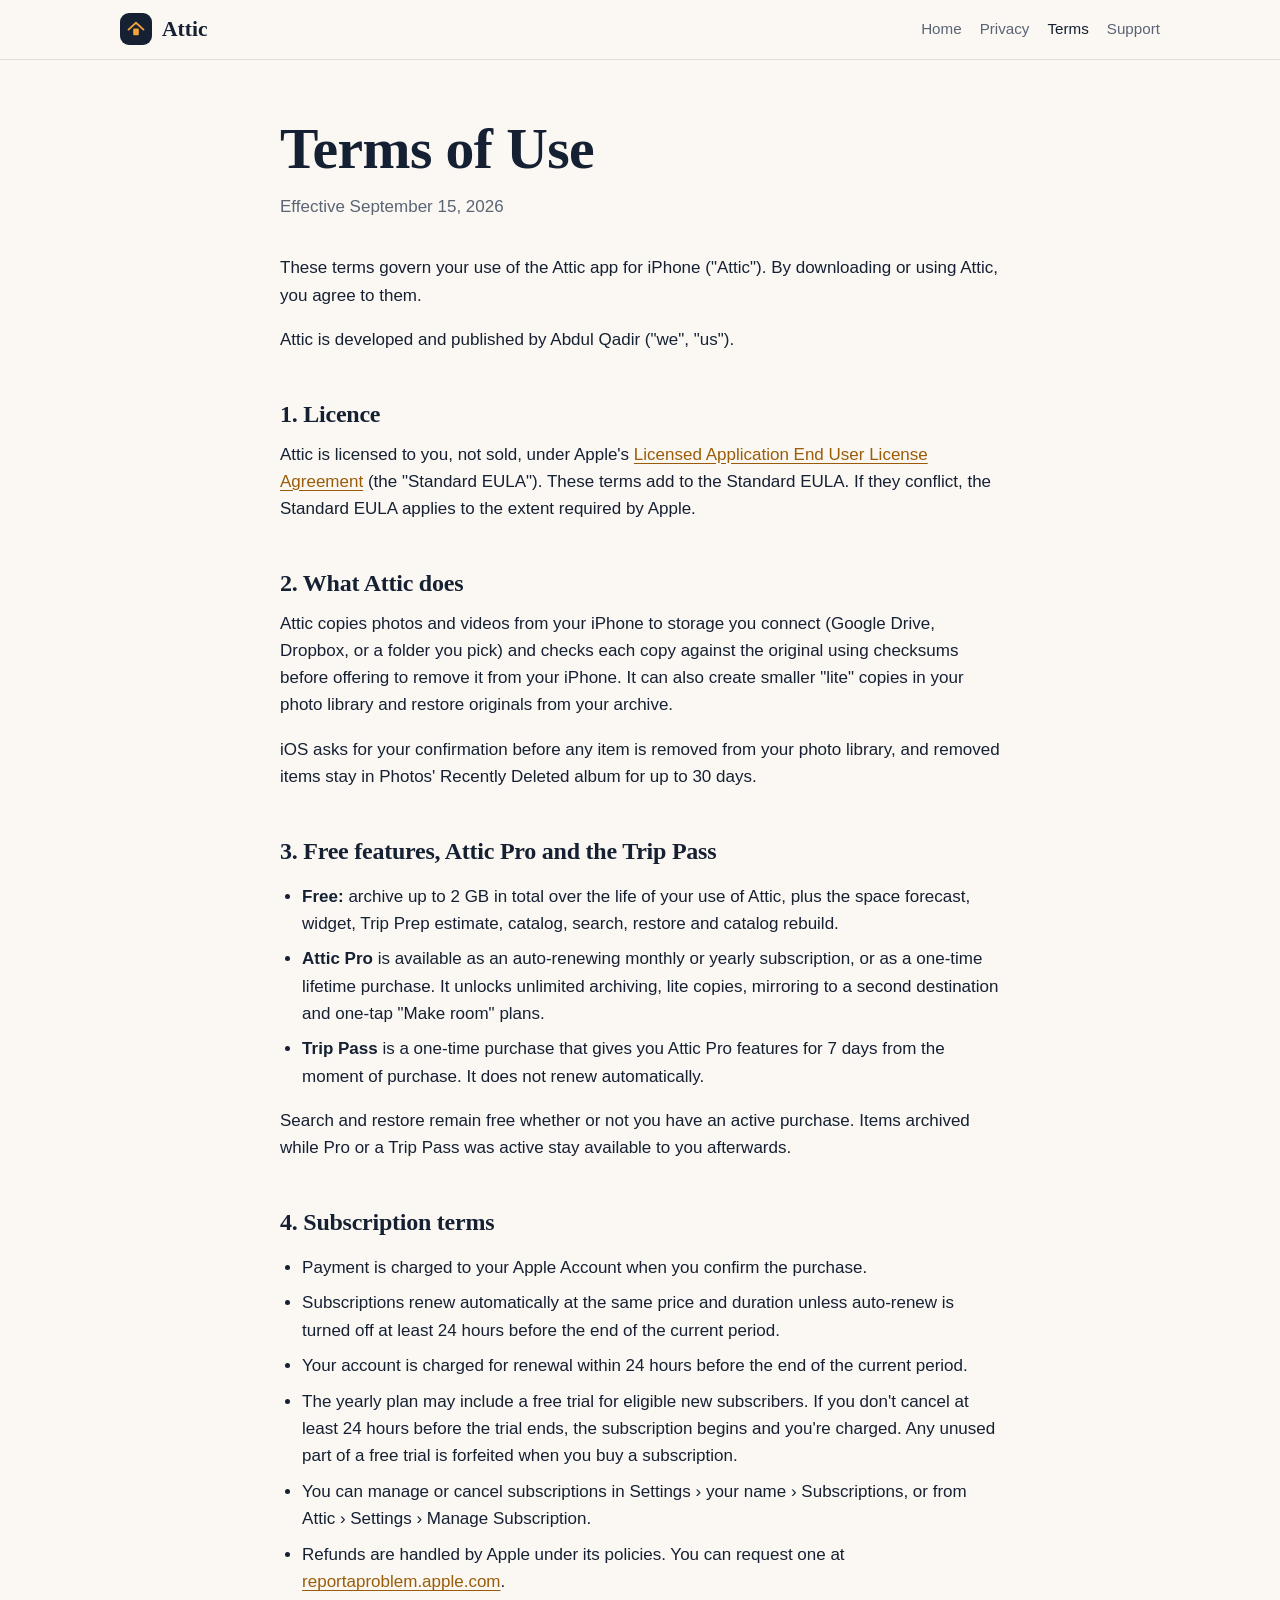
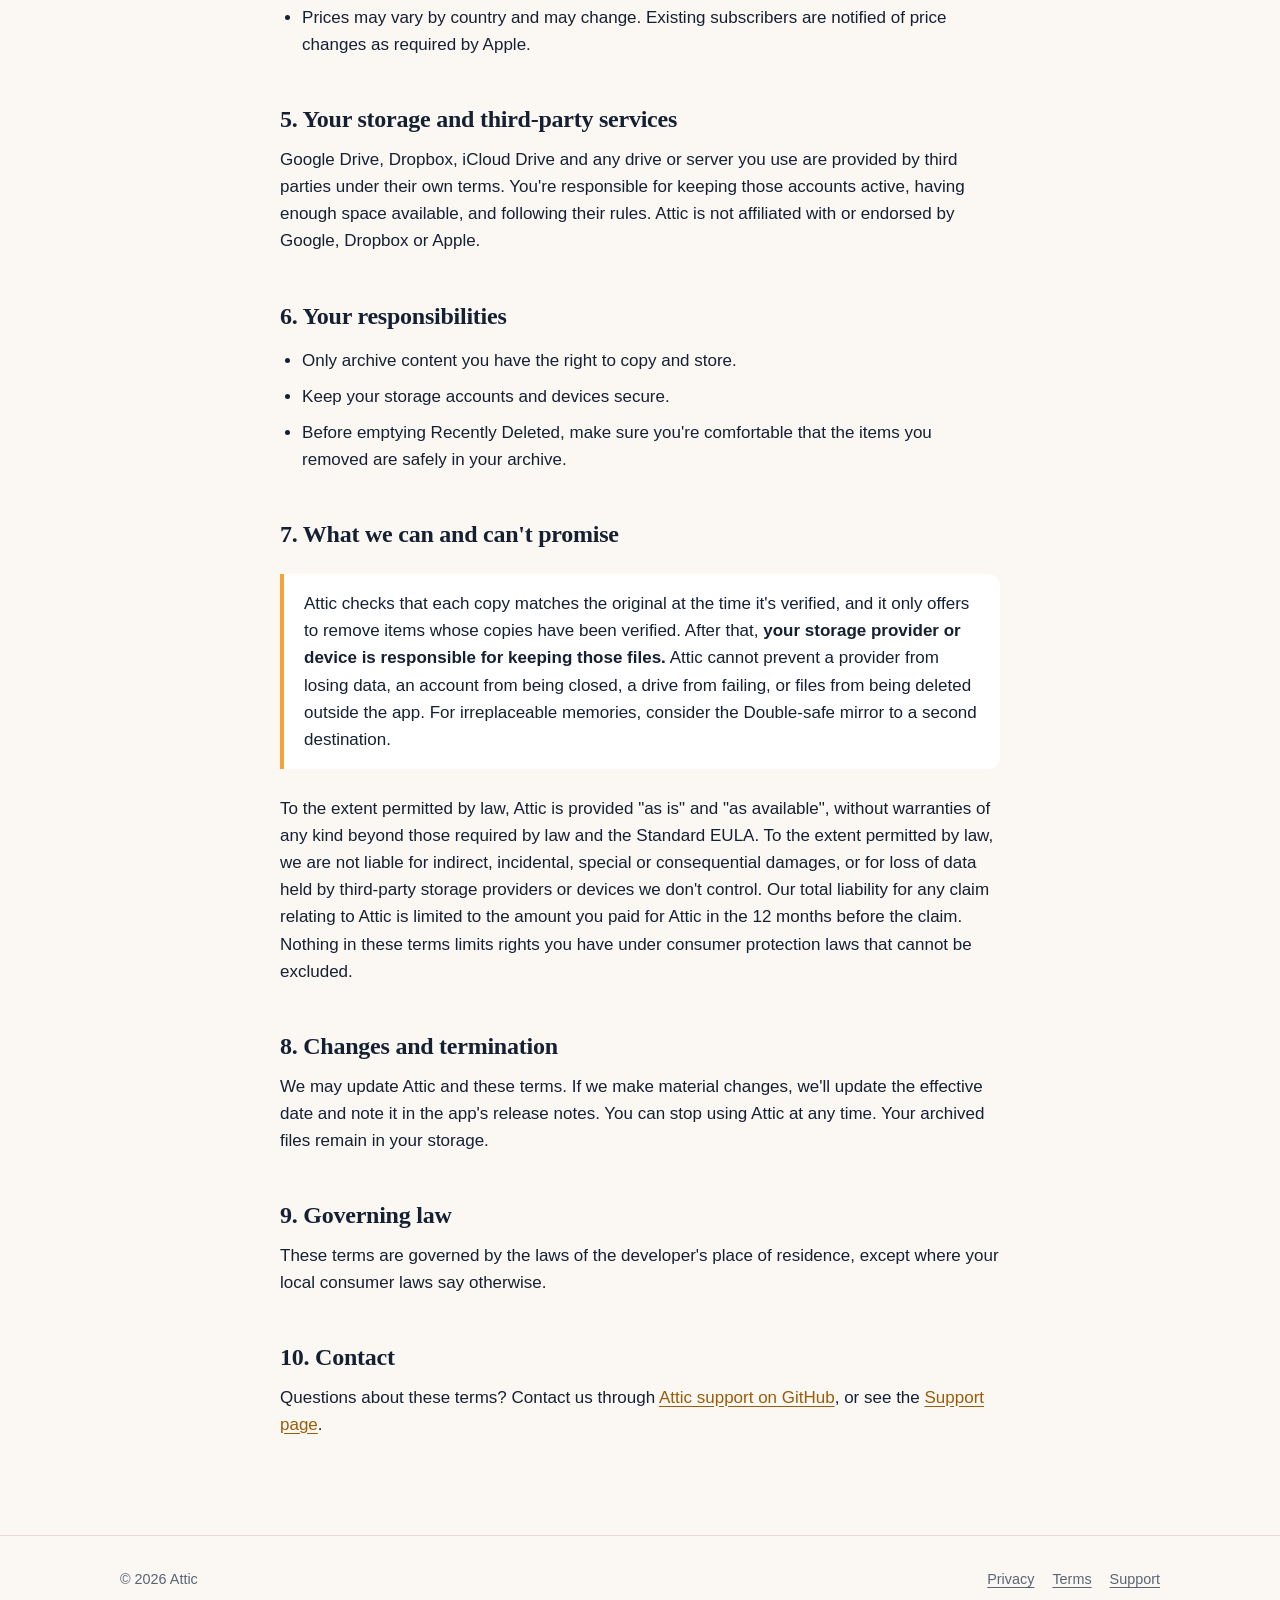
<file: terms.html>
<!doctype html>
<html lang="en">
<head>
  <meta charset="utf-8">
  <meta name="viewport" content="width=device-width, initial-scale=1, viewport-fit=cover">
  <title>Terms of Use — Attic</title>
  <meta name="description" content="Terms of use for the Attic app, including subscription terms.">
  <link rel="icon" href="data:image/svg+xml,%3Csvg xmlns='http://www.w3.org/2000/svg' viewBox='0 0 32 32'%3E%3Crect width='32' height='32' rx='8' fill='%23152033'/%3E%3Cpath d='M6 16 16 7l10 9' fill='none' stroke='%23F2A33A' stroke-width='2.6' stroke-linecap='round' stroke-linejoin='round'/%3E%3Crect x='12' y='15' width='8' height='9' rx='1.5' fill='%23F2A33A'/%3E%3C/svg%3E">
  <link rel="stylesheet" href="style.css">
</head>
<body>

<header class="site-header">
  <div class="wrap">
    <a class="brand" href="index.html" aria-label="Attic home">
      <span class="brand-mark" aria-hidden="true">
        <svg width="20" height="20" viewBox="0 0 32 32"><path d="M4 17 16 6l12 11" fill="none" stroke="#F2A33A" stroke-width="3" stroke-linecap="round" stroke-linejoin="round"/><rect x="11.5" y="15" width="9" height="11" rx="1.6" fill="#F2A33A"/></svg>
      </span>
      Attic
    </a>
    <nav class="nav" aria-label="Main">
      <a href="index.html">Home</a>
      <a href="privacy.html">Privacy</a>
      <a href="terms.html" aria-current="page">Terms</a>
      <a href="support.html">Support</a>
    </nav>
  </div>
</header>

<main class="wrap prose">
  <h1>Terms of Use</h1>
  <p class="updated">Effective September 15, 2026</p>

  <p>These terms govern your use of the Attic app for iPhone ("Attic"). By downloading or using Attic, you agree to them.</p>
  <p>Attic is developed and published by Abdul Qadir ("we", "us").</p>

  <h2>1. Licence</h2>
  <p>Attic is licensed to you, not sold, under Apple's <a href="https://www.apple.com/legal/internet-services/itunes/dev/stdeula/">Licensed Application End User License Agreement</a> (the "Standard EULA"). These terms add to the Standard EULA. If they conflict, the Standard EULA applies to the extent required by Apple.</p>

  <h2>2. What Attic does</h2>
  <p>Attic copies photos and videos from your iPhone to storage you connect (Google Drive, Dropbox, or a folder you pick) and checks each copy against the original using checksums before offering to remove it from your iPhone. It can also create smaller "lite" copies in your photo library and restore originals from your archive.</p>
  <p>iOS asks for your confirmation before any item is removed from your photo library, and removed items stay in Photos' Recently Deleted album for up to 30 days.</p>

  <h2>3. Free features, Attic Pro and the Trip Pass</h2>
  <ul>
    <li><strong>Free:</strong> archive up to 2 GB in total over the life of your use of Attic, plus the space forecast, widget, Trip Prep estimate, catalog, search, restore and catalog rebuild.</li>
    <li><strong>Attic Pro</strong> is available as an auto-renewing monthly or yearly subscription, or as a one-time lifetime purchase. It unlocks unlimited archiving, lite copies, mirroring to a second destination and one-tap "Make room" plans.</li>
    <li><strong>Trip Pass</strong> is a one-time purchase that gives you Attic Pro features for 7 days from the moment of purchase. It does not renew automatically.</li>
  </ul>
  <p>Search and restore remain free whether or not you have an active purchase. Items archived while Pro or a Trip Pass was active stay available to you afterwards.</p>

  <h2>4. Subscription terms</h2>
  <ul>
    <li>Payment is charged to your Apple Account when you confirm the purchase.</li>
    <li>Subscriptions renew automatically at the same price and duration unless auto-renew is turned off at least 24 hours before the end of the current period.</li>
    <li>Your account is charged for renewal within 24 hours before the end of the current period.</li>
    <li>The yearly plan may include a free trial for eligible new subscribers. If you don't cancel at least 24 hours before the trial ends, the subscription begins and you're charged. Any unused part of a free trial is forfeited when you buy a subscription.</li>
    <li>You can manage or cancel subscriptions in Settings › your name › Subscriptions, or from Attic › Settings › Manage Subscription.</li>
    <li>Refunds are handled by Apple under its policies. You can request one at <a href="https://reportaproblem.apple.com">reportaproblem.apple.com</a>.</li>
    <li>Prices may vary by country and may change. Existing subscribers are notified of price changes as required by Apple.</li>
  </ul>

  <h2>5. Your storage and third-party services</h2>
  <p>Google Drive, Dropbox, iCloud Drive and any drive or server you use are provided by third parties under their own terms. You're responsible for keeping those accounts active, having enough space available, and following their rules. Attic is not affiliated with or endorsed by Google, Dropbox or Apple.</p>

  <h2>6. Your responsibilities</h2>
  <ul>
    <li>Only archive content you have the right to copy and store.</li>
    <li>Keep your storage accounts and devices secure.</li>
    <li>Before emptying Recently Deleted, make sure you're comfortable that the items you removed are safely in your archive.</li>
  </ul>

  <h2>7. What we can and can't promise</h2>
  <div class="callout">
    <p>Attic checks that each copy matches the original at the time it's verified, and it only offers to remove items whose copies have been verified. After that, <strong>your storage provider or device is responsible for keeping those files.</strong> Attic cannot prevent a provider from losing data, an account from being closed, a drive from failing, or files from being deleted outside the app. For irreplaceable memories, consider the Double-safe mirror to a second destination.</p>
  </div>
  <p>To the extent permitted by law, Attic is provided "as is" and "as available", without warranties of any kind beyond those required by law and the Standard EULA. To the extent permitted by law, we are not liable for indirect, incidental, special or consequential damages, or for loss of data held by third-party storage providers or devices we don't control. Our total liability for any claim relating to Attic is limited to the amount you paid for Attic in the 12 months before the claim. Nothing in these terms limits rights you have under consumer protection laws that cannot be excluded.</p>

  <h2>8. Changes and termination</h2>
  <p>We may update Attic and these terms. If we make material changes, we'll update the effective date and note it in the app's release notes. You can stop using Attic at any time. Your archived files remain in your storage.</p>

  <h2>9. Governing law</h2>
  <p>These terms are governed by the laws of the developer's place of residence, except where your local consumer laws say otherwise.</p>

  <h2>10. Contact</h2>
  <p>Questions about these terms? Contact us through <a href="https://github.com/AbdulQadir0731/attic/issues">Attic support on GitHub</a>, or see the <a href="support.html">Support page</a>.</p>
</main>

<footer class="site-footer">
  <div class="wrap">
    <span>&copy; 2026 Attic</span>
    <nav aria-label="Footer">
      <a href="privacy.html">Privacy</a>
      <a href="terms.html">Terms</a>
      <a href="support.html">Support</a>
    </nav>
  </div>
</footer>

</body>
</html>
</file>
<file: style.css>
/* Attic — shared styles for the static site. No build step. */

:root {
  --lantern: #F2A33A;
  --lantern-deep: #C97C14;
  --ink: #152033;
  --moss: #3E9C6E;

  --bg: #FBF8F3;
  --surface: #FFFFFF;
  --surface-2: #F3EEE6;
  --text: #152033;
  --text-muted: #5A6475;
  --border: #E6DED2;
  --accent-text: #9A5C08;
  --shadow: 0 1px 2px rgba(21, 32, 51, 0.06), 0 8px 24px rgba(21, 32, 51, 0.06);

  --serif: "New York", "Iowan Old Style", "Palatino Linotype", Georgia, serif;
  --sans: -apple-system, BlinkMacSystemFont, "SF Pro Text", "Segoe UI", Roboto, "Helvetica Neue", Arial, sans-serif;

  --radius: 16px;
  --max: 1080px;
}

@media (prefers-color-scheme: dark) {
  :root {
    --bg: #0E1624;
    --surface: #152033;
    --surface-2: #1B2940;
    --text: #EEF1F6;
    --text-muted: #A5AFBF;
    --border: #26354D;
    --accent-text: #F2A33A;
    --shadow: 0 1px 2px rgba(0, 0, 0, 0.3), 0 8px 24px rgba(0, 0, 0, 0.25);
  }
}

*, *::before, *::after { box-sizing: border-box; }

html { -webkit-text-size-adjust: 100%; scroll-behavior: smooth; }

body {
  margin: 0;
  background: var(--bg);
  color: var(--text);
  font-family: var(--sans);
  font-size: 17px;
  line-height: 1.6;
}

@media (prefers-reduced-motion: reduce) {
  html { scroll-behavior: auto; }
}

img, svg { max-width: 100%; }

a { color: var(--accent-text); text-underline-offset: 3px; }
a:hover { text-decoration-thickness: 2px; }

:focus-visible { outline: 3px solid var(--lantern); outline-offset: 3px; border-radius: 6px; }

h1, h2, h3 {
  font-family: var(--serif);
  font-weight: 600;
  line-height: 1.15;
  letter-spacing: -0.01em;
  margin: 0 0 0.5em;
}
h1 { font-size: clamp(2.2rem, 6vw, 3.6rem); }
h2 { font-size: clamp(1.6rem, 4vw, 2.3rem); }
h3 { font-size: 1.25rem; }

p { margin: 0 0 1em; }

.wrap {
  max-width: var(--max);
  margin: 0 auto;
  padding-inline: 20px;
}

/* ---------- Header / footer ---------- */

.site-header {
  position: sticky;
  top: 0;
  z-index: 10;
  background: color-mix(in srgb, var(--bg) 88%, transparent);
  -webkit-backdrop-filter: saturate(160%) blur(12px);
  backdrop-filter: saturate(160%) blur(12px);
  border-bottom: 1px solid var(--border);
}
.site-header .wrap {
  display: flex;
  align-items: center;
  justify-content: space-between;
  gap: 16px;
  padding-block: 12px;
  flex-wrap: wrap;
}
.brand {
  display: inline-flex;
  align-items: center;
  gap: 10px;
  color: var(--text);
  text-decoration: none;
  font-family: var(--serif);
  font-size: 1.35rem;
  font-weight: 600;
}
.brand-mark {
  width: 32px;
  height: 32px;
  border-radius: 9px;
  background: var(--ink);
  display: grid;
  place-items: center;
}
@media (prefers-color-scheme: dark) {
  .brand-mark { background: var(--surface-2); }
}
.nav { display: flex; gap: 18px; flex-wrap: wrap; }
.nav a { color: var(--text-muted); text-decoration: none; font-size: 0.95rem; }
.nav a:hover, .nav a[aria-current="page"] { color: var(--text); }

.site-footer {
  border-top: 1px solid var(--border);
  margin-top: 64px;
  padding-block: 32px;
  color: var(--text-muted);
  font-size: 0.9rem;
}
.site-footer .wrap { display: flex; justify-content: space-between; gap: 16px; flex-wrap: wrap; }
.site-footer nav { display: flex; gap: 18px; flex-wrap: wrap; }
.site-footer a { color: var(--text-muted); }

/* ---------- Buttons ---------- */

.btn {
  display: inline-flex;
  align-items: center;
  justify-content: center;
  gap: 8px;
  min-height: 48px;
  padding: 12px 22px;
  border-radius: 999px;
  font-weight: 600;
  text-decoration: none;
  border: 1px solid transparent;
}
.btn-primary { background: var(--lantern); color: #1A1204; }
.btn-primary:hover { background: #F5B35A; }
.btn-ghost { border-color: var(--border); color: var(--text); background: var(--surface); }

.app-store-badge {
  display: inline-flex;
  align-items: center;
  gap: 10px;
  min-height: 52px;
  padding: 8px 20px;
  border-radius: 12px;
  background: #000;
  color: #fff;
  text-decoration: none;
  line-height: 1.1;
}
.app-store-badge small { display: block; font-size: 0.7rem; opacity: 0.85; }
.app-store-badge strong { display: block; font-size: 1.15rem; font-weight: 600; }
@media (prefers-color-scheme: dark) {
  .app-store-badge { background: #fff; color: #000; }
}

/* ---------- Sections ---------- */

section { padding-block: 64px; }
.section-lead { color: var(--text-muted); max-width: 640px; font-size: 1.08rem; }
.eyebrow {
  display: inline-block;
  font-size: 0.8rem;
  font-weight: 600;
  letter-spacing: 0.08em;
  text-transform: uppercase;
  color: var(--accent-text);
  margin-bottom: 10px;
}

.hero { padding-block: 72px 56px; }
.hero-grid {
  display: grid;
  grid-template-columns: 1.15fr 0.85fr;
  gap: 48px;
  align-items: center;
}
.hero p.lead { font-size: 1.2rem; color: var(--text-muted); max-width: 560px; }
.hero-actions { display: flex; gap: 14px; flex-wrap: wrap; margin-top: 28px; align-items: center; }
.hero-note { margin-top: 14px; font-size: 0.9rem; color: var(--text-muted); }

.phone {
  justify-self: center;
  width: 100%;
  max-width: 300px;
  aspect-ratio: 9 / 19;
  border-radius: 42px;
  background: var(--ink);
  padding: 14px;
  box-shadow: var(--shadow);
}
.phone-screen {
  height: 100%;
  border-radius: 30px;
  background: #0E1624;
  color: #EEF1F6;
  padding: 26px 20px;
  display: flex;
  flex-direction: column;
  gap: 14px;
  overflow: hidden;
}
.phone-screen .label { font-size: 0.72rem; letter-spacing: 0.06em; text-transform: uppercase; color: #A5AFBF; }
.phone-screen .big { font-family: var(--serif); font-size: 1.7rem; line-height: 1.15; }
.phone-screen .big em { font-style: normal; color: var(--lantern); }
.phone-card { background: #152033; border: 1px solid #26354D; border-radius: 16px; padding: 14px; font-size: 0.85rem; }
.phone-card .row { display: flex; justify-content: space-between; gap: 8px; }
.bar { height: 8px; border-radius: 99px; background: #26354D; overflow: hidden; margin-top: 8px; }
.bar span { display: block; height: 100%; width: 72%; background: var(--lantern); border-radius: 99px; }

.verified { color: var(--moss); font-weight: 600; }
.pill {
  display: inline-flex;
  align-items: center;
  gap: 6px;
  font-size: 0.78rem;
  font-weight: 600;
  padding: 3px 10px;
  border-radius: 999px;
  background: color-mix(in srgb, var(--moss) 16%, transparent);
  color: var(--moss);
}

.steps {
  display: grid;
  grid-template-columns: repeat(3, 1fr);
  gap: 20px;
  margin-top: 32px;
  counter-reset: step;
}
.card {
  background: var(--surface);
  border: 1px solid var(--border);
  border-radius: var(--radius);
  padding: 24px;
  box-shadow: var(--shadow);
}
.step { position: relative; }
.step::before {
  counter-increment: step;
  content: counter(step);
  display: grid;
  place-items: center;
  width: 36px;
  height: 36px;
  border-radius: 50%;
  background: var(--surface-2);
  color: var(--accent-text);
  font-family: var(--serif);
  font-weight: 600;
  margin-bottom: 14px;
}
.step p { color: var(--text-muted); margin: 0; }

.grid-3 { display: grid; grid-template-columns: repeat(3, 1fr); gap: 20px; margin-top: 32px; }
.grid-2 { display: grid; grid-template-columns: repeat(2, 1fr); gap: 20px; margin-top: 32px; }
.card p { color: var(--text-muted); margin: 0; }
.card .icon {
  width: 44px;
  height: 44px;
  border-radius: 12px;
  display: grid;
  place-items: center;
  background: var(--surface-2);
  margin-bottom: 14px;
  color: var(--accent-text);
}

.honest { background: var(--surface-2); }
.honest ul { margin: 0; padding-left: 1.2em; color: var(--text-muted); }
.honest li { margin-bottom: 0.6em; }

/* ---------- Pricing ---------- */

.pricing { display: grid; grid-template-columns: repeat(auto-fit, minmax(190px, 1fr)); gap: 16px; margin-top: 32px; }
.price-card { display: flex; flex-direction: column; gap: 8px; }
.price-card.featured { border: 2px solid var(--lantern); }
.price-card .price { font-family: var(--serif); font-size: 2rem; line-height: 1.1; }
.price-card .price small { font-family: var(--sans); font-size: 0.9rem; color: var(--text-muted); }
.price-card ul { margin: 8px 0 0; padding-left: 1.1em; color: var(--text-muted); font-size: 0.95rem; }
.badge {
  align-self: flex-start;
  font-size: 0.72rem;
  font-weight: 700;
  letter-spacing: 0.05em;
  text-transform: uppercase;
  padding: 3px 10px;
  border-radius: 999px;
  background: var(--lantern);
  color: #1A1204;
}
.fine-print { font-size: 0.88rem; color: var(--text-muted); margin-top: 20px; }

/* ---------- FAQ ---------- */

.faq { margin-top: 28px; display: grid; gap: 12px; }
.faq details {
  background: var(--surface);
  border: 1px solid var(--border);
  border-radius: 14px;
  padding: 4px 20px;
}
.faq summary {
  cursor: pointer;
  padding-block: 14px;
  font-weight: 600;
  list-style: none;
  display: flex;
  justify-content: space-between;
  gap: 12px;
}
.faq summary::-webkit-details-marker { display: none; }
.faq summary::after { content: "+"; color: var(--accent-text); font-size: 1.3rem; line-height: 1; }
.faq details[open] summary::after { content: "–"; }
.faq details p { color: var(--text-muted); }

/* ---------- Legal / prose ---------- */

.prose { max-width: 760px; padding-block: 56px 16px; }
.prose h1 { margin-bottom: 0.2em; }
.prose .updated { color: var(--text-muted); margin-bottom: 2em; }
.prose h2 { font-size: 1.5rem; margin-top: 2em; }
.prose h3 { margin-top: 1.5em; }
.prose ul { padding-left: 1.3em; }
.prose li { margin-bottom: 0.5em; }
.callout {
  border-left: 4px solid var(--lantern);
  background: var(--surface);
  border-radius: 0 12px 12px 0;
  padding: 16px 20px;
  margin: 1.5em 0;
}
.callout p:last-child { margin: 0; }

/* ---------- Responsive ---------- */

@media (max-width: 900px) {
  .hero-grid { grid-template-columns: 1fr; }
  .pricing { grid-template-columns: repeat(2, 1fr); }
  .grid-3 { grid-template-columns: 1fr; }
}
@media (max-width: 640px) {
  body { font-size: 16px; }
  section { padding-block: 48px; }
  .steps, .grid-2, .pricing { grid-template-columns: 1fr; }
  .nav { gap: 14px; }
  .hero-actions .btn, .hero-actions .app-store-badge { width: 100%; justify-content: center; }
}
@media (max-width: 380px) {
  .wrap { padding-inline: 16px; }
  .card { padding: 18px; }
}
</file>
